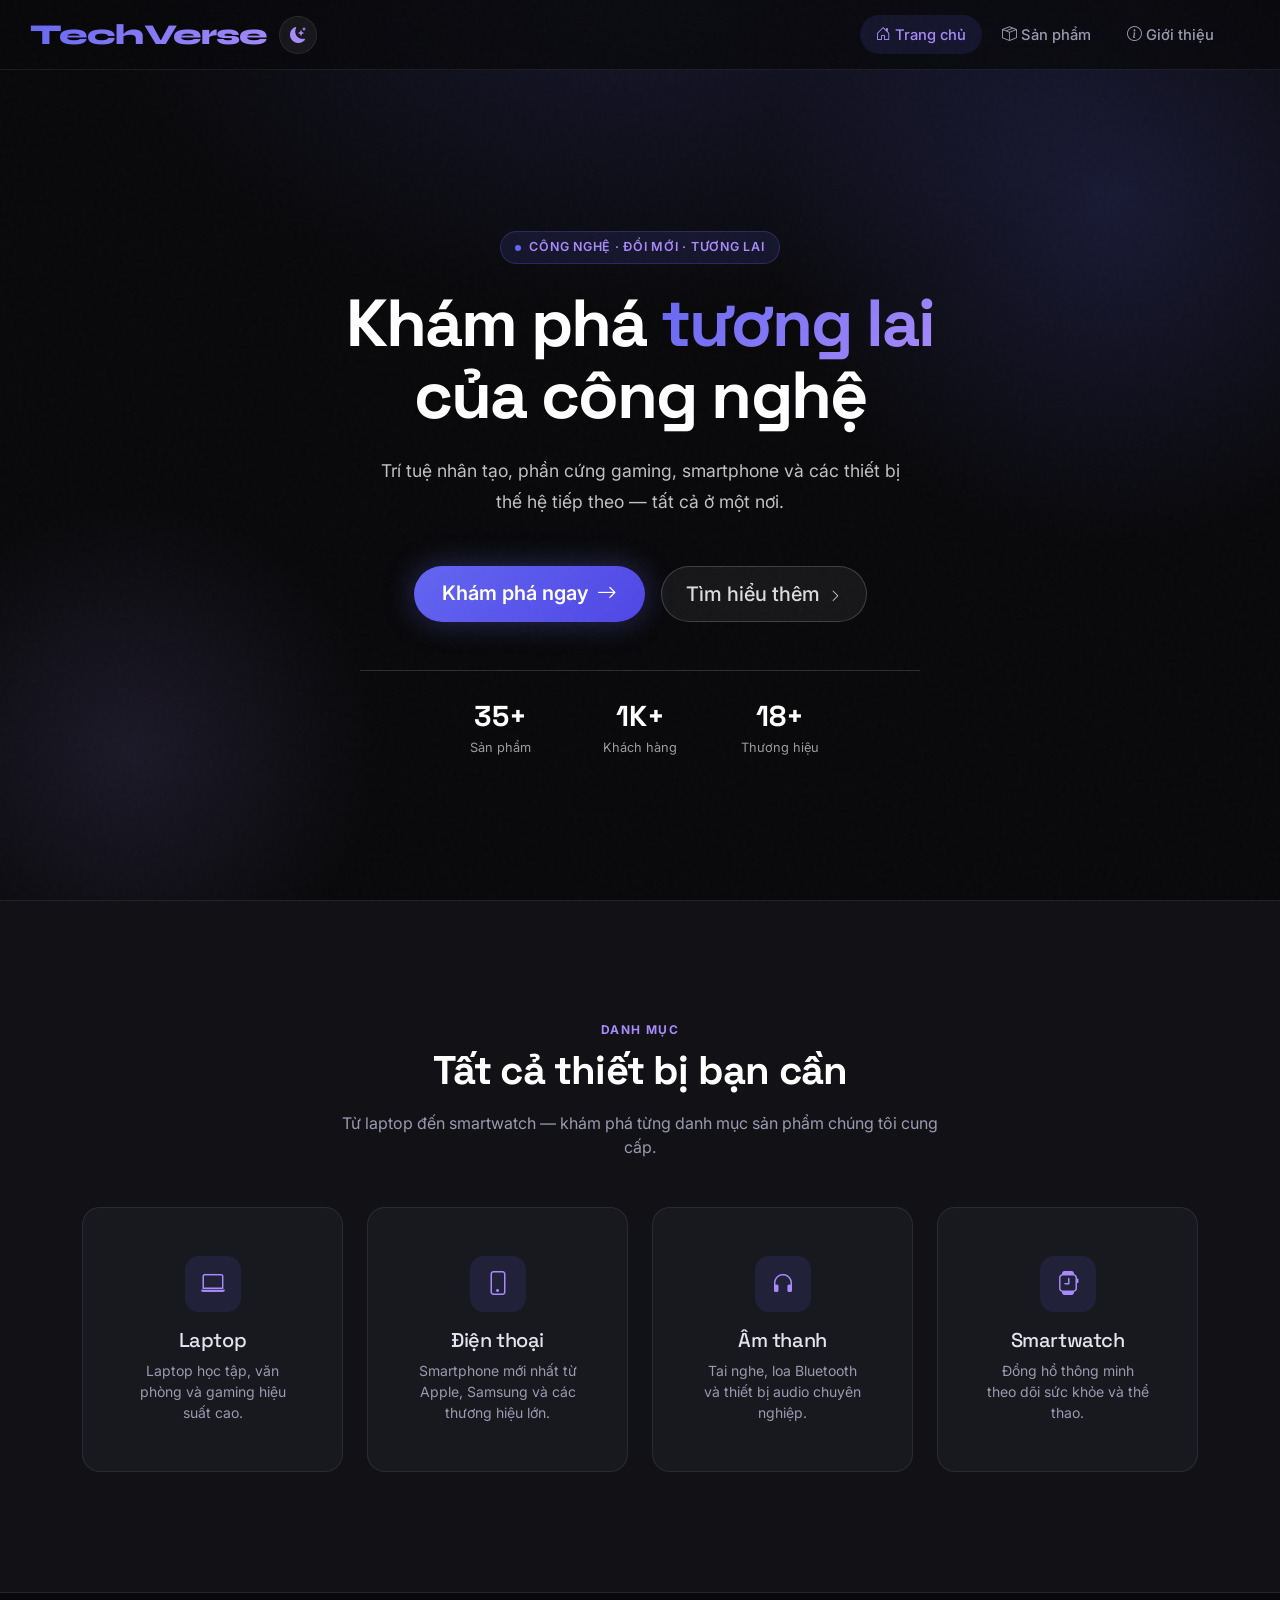
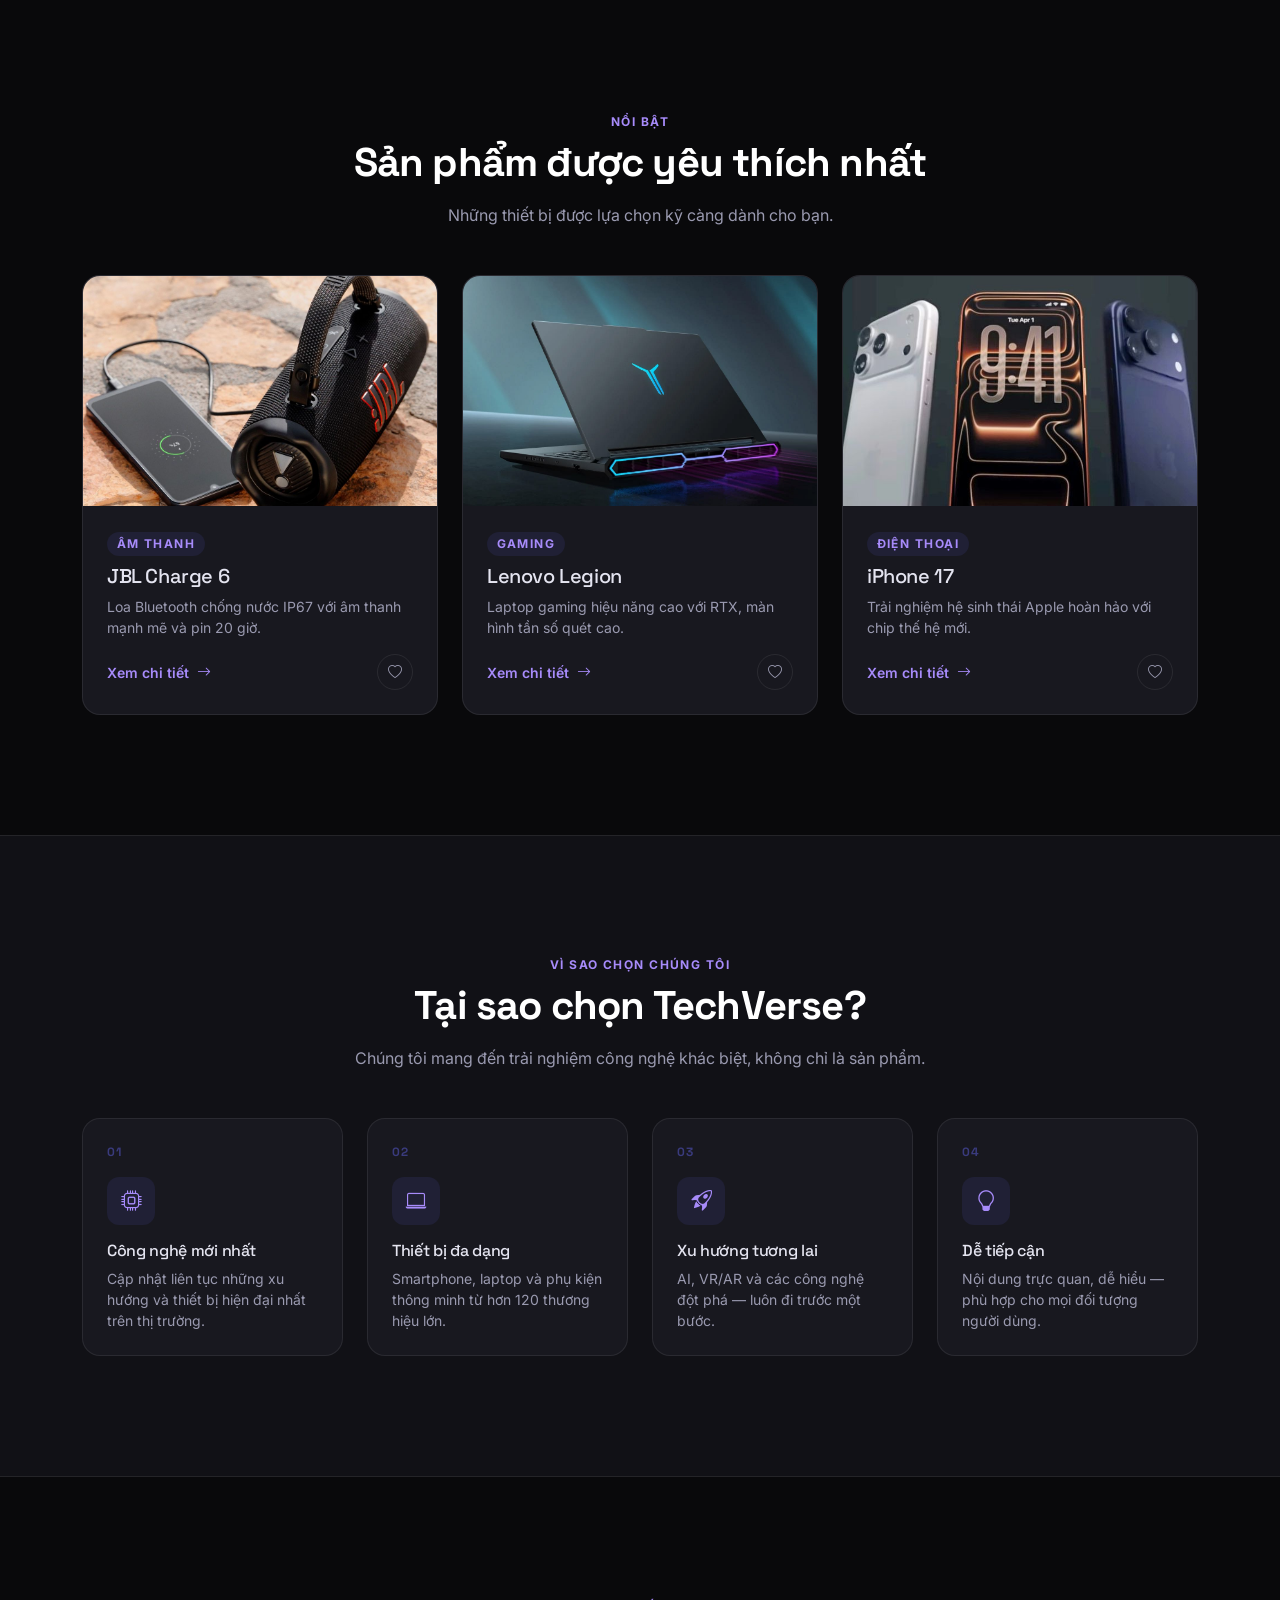
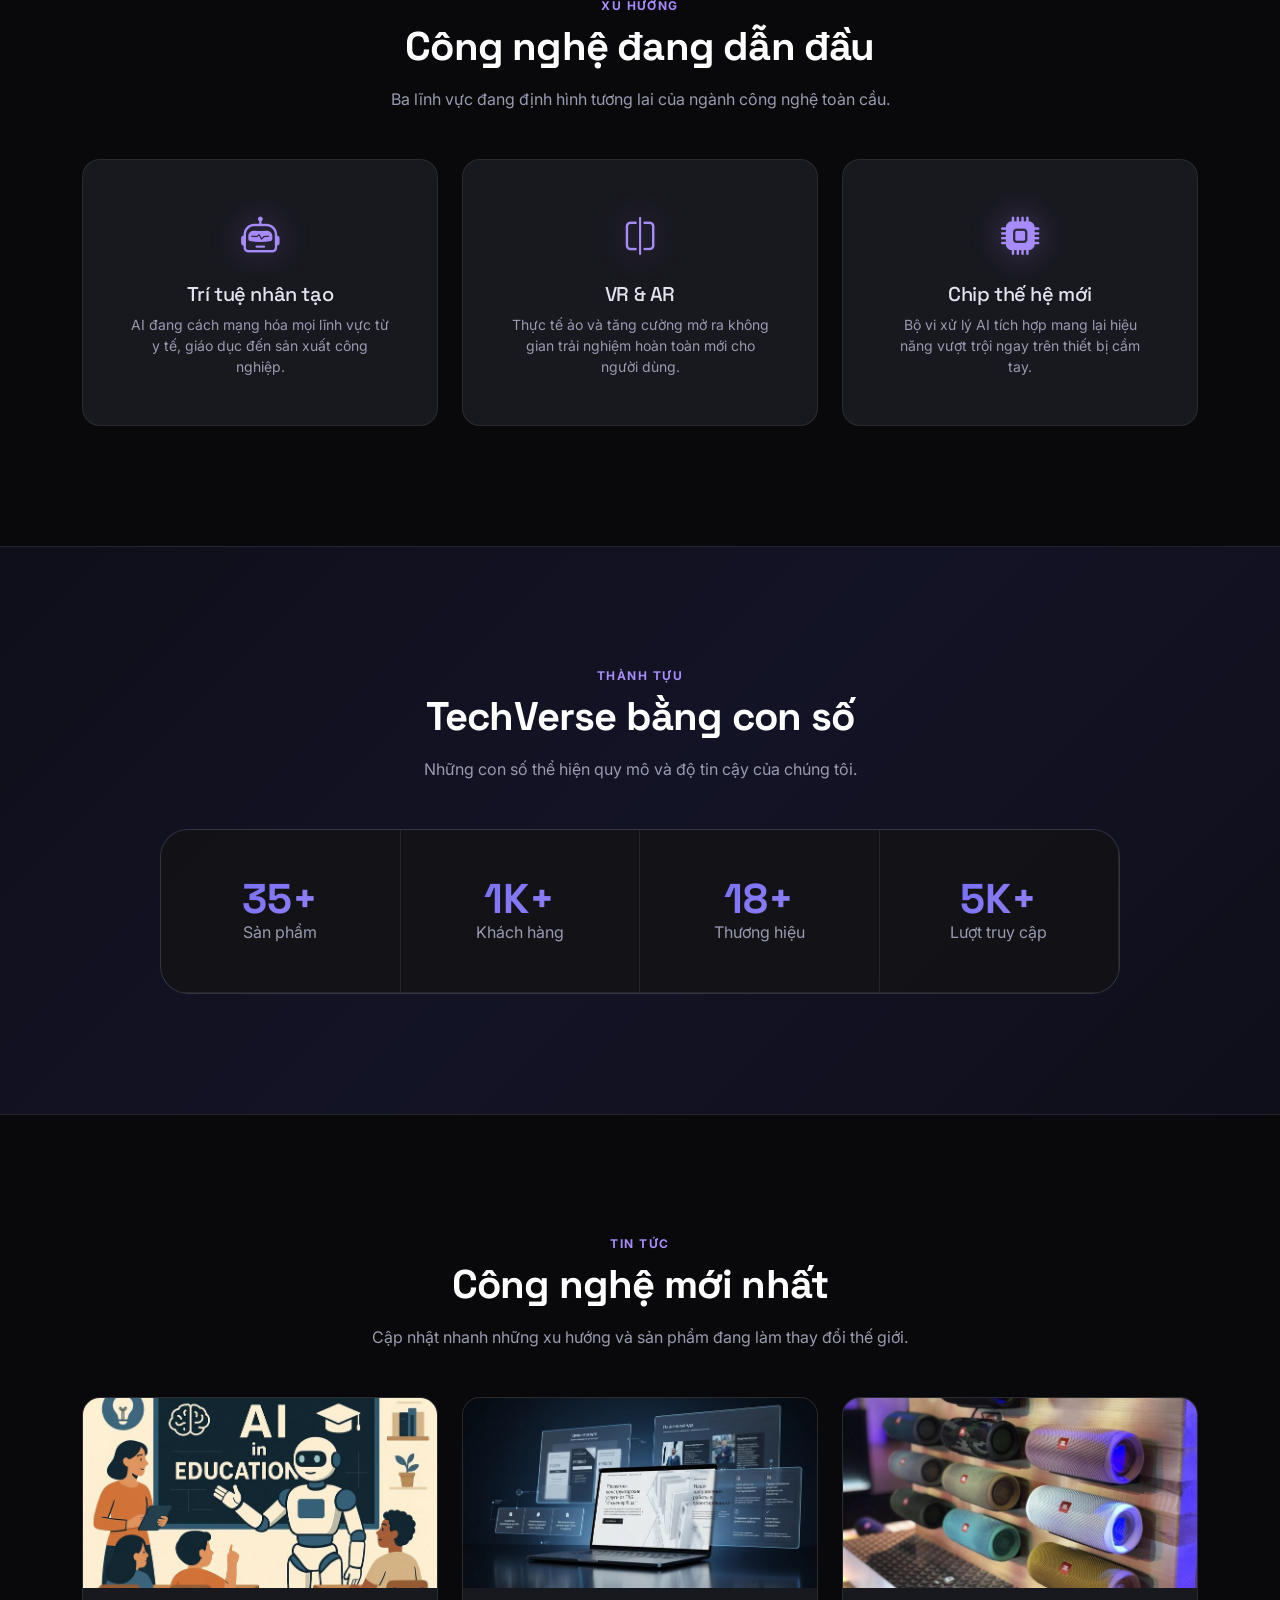
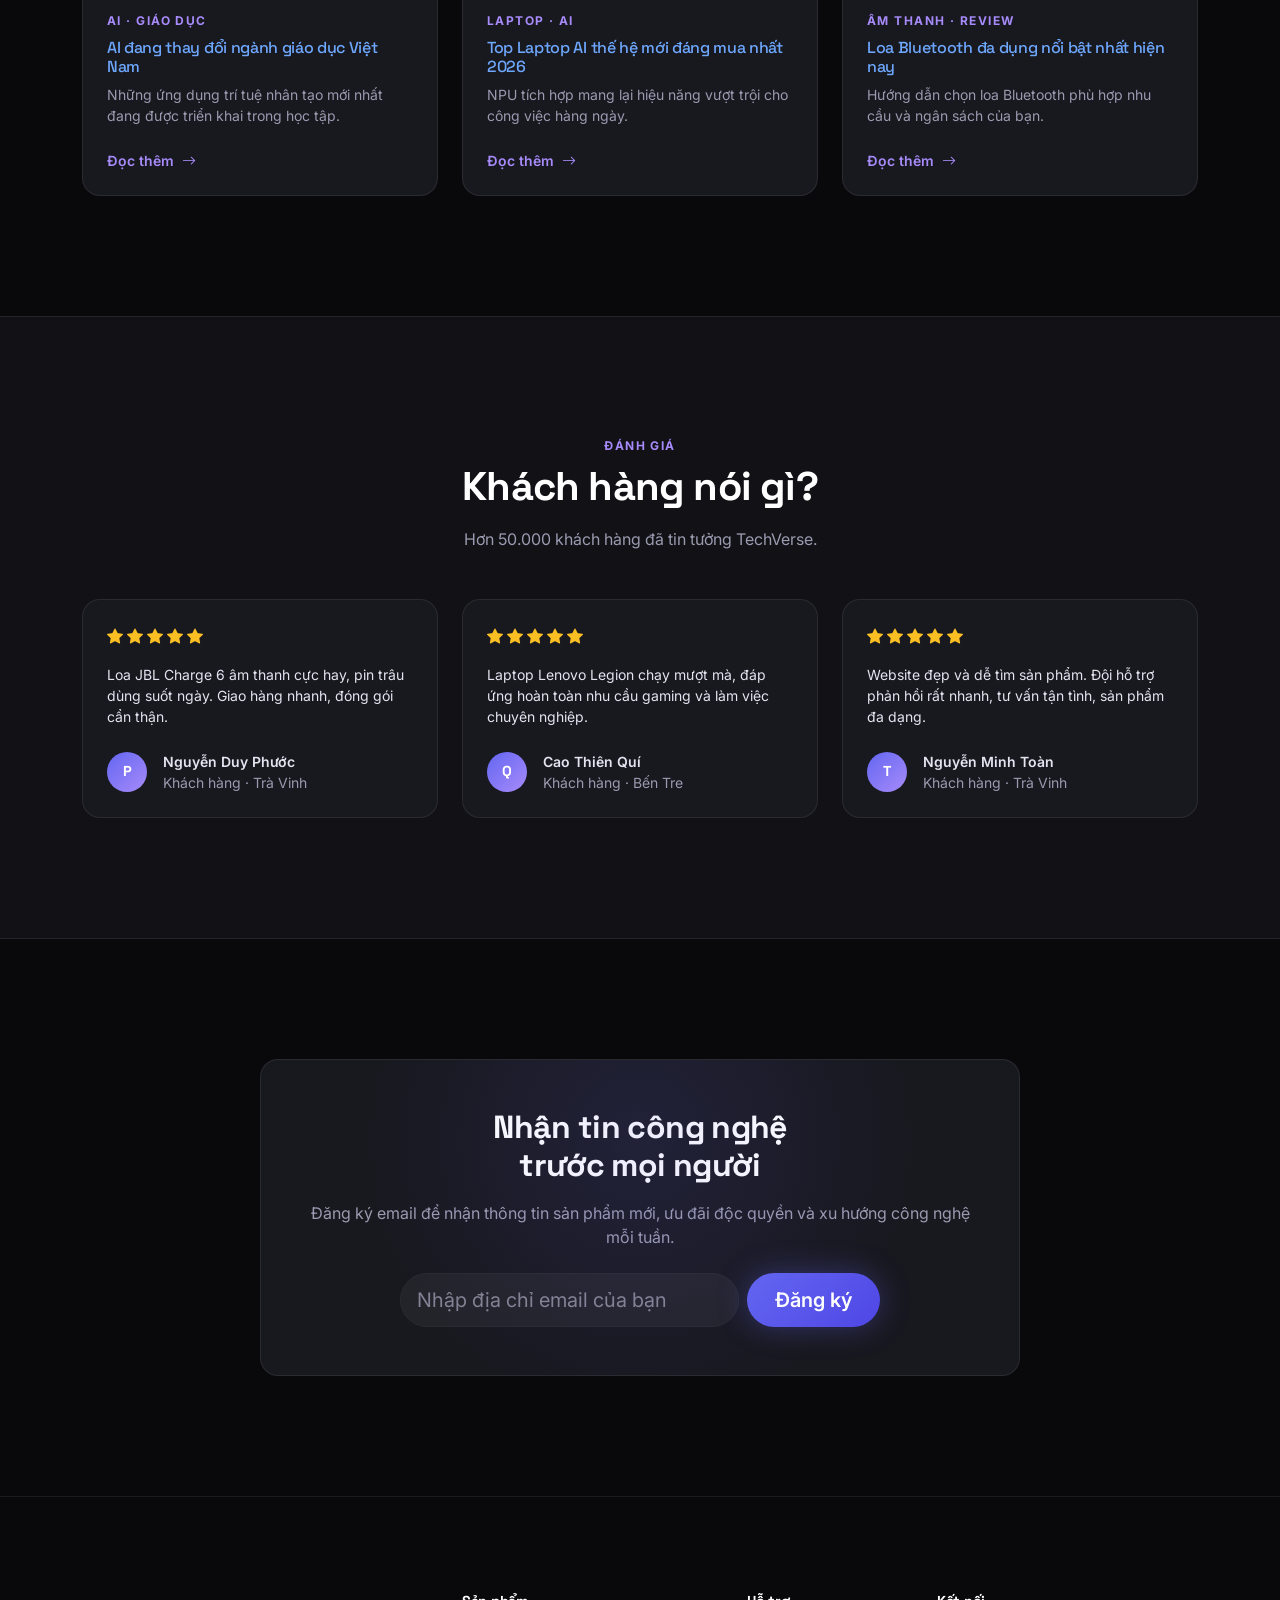
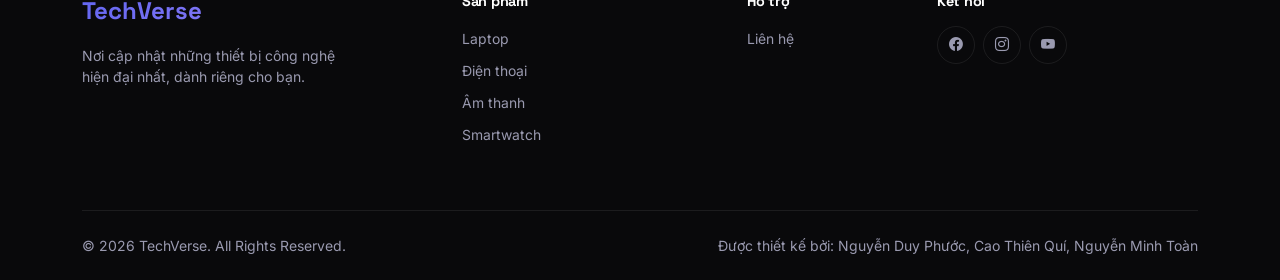
<file: index.html>
<!DOCTYPE html>
<html lang="vi">

<head>
  <meta charset="UTF-8" />
  <meta name="viewport" content="width=device-width, initial-scale=1.0" />
  <title>TechVerse — Công nghệ Tương lai</title>

  <!-- Fonts -->
  <link rel="preconnect" href="https://fonts.googleapis.com" />
  <link rel="preconnect" href="https://fonts.gstatic.com" crossorigin />
  <link
    href="https://fonts.googleapis.com/css2?family=Syne:wght@400;600;700;800&amp;family=Inter:wght@300;400;500;600&amp;display=swap"
    rel="stylesheet">
  <link
    href="https://fonts.googleapis.com/css2?family=Space+Grotesk:wght@400;500;600;700;800&family=Inter:wght@300;400;500;600;700&display=swap"
    rel="stylesheet" />

  <!-- Bootstrap Icons -->
  <link rel="stylesheet" href="https://cdn.jsdelivr.net/npm/bootstrap-icons@1.11.3/font/bootstrap-icons.min.css">

  <!-- Bootstrap 5.3 CSS -->
  <link rel="stylesheet" href="https://cdn.jsdelivr.net/npm/bootstrap@5.3.3/dist/css/bootstrap.min.css">

  <!-- Theme tùy biến TechVerse (dark + indigo/violet) -->
  <link rel="stylesheet" href="css/theme.css">
  <link rel="stylesheet" href="css/theme-light.css">
  <link rel="stylesheet" href="css/index.css">

  <!-- Dark/Light mode: áp dụng theme đã lưu TRƯỚC khi render để tránh nhấp nháy -->
  <script src="js/theme-toggle.js"></script>
</head>

<body data-bs-theme="dark">

  <!-- ════════ NAVBAR DÙNG CHUNG ════════ -->
  <nav class="navbar navbar-expand-lg fixed-top tv-navbar" data-bs-theme="dark">
    <div class="container">
      <a class="navbar-brand tv-gradient-text" href="index.html" style="font-family: Syne;">TechVerse</a>

      <div class="navbar-theme-slot">
        <button type="button" class="theme-toggle-btn" role="switch" aria-checked="false"
          aria-label="Chuyển sang chế độ sáng">
          <span class="ttb-icon-wrap">
            <i class="bi bi-moon-stars-fill"></i>
            <i class="bi bi-sun-fill"></i>
          </span>
        </button>
      </div>

      <button class="navbar-toggler" type="button" data-bs-toggle="collapse" data-bs-target="#tvNavCollapse"
        aria-controls="tvNavCollapse" aria-expanded="false" aria-label="Mở menu điều hướng">
        <i class="bi bi-list" style="font-size:1.6rem;color:#fff;"></i>
      </button>

      <div class="collapse navbar-collapse" id="tvNavCollapse">
        <ul class="navbar-nav ms-auto mb-2 mb-lg-0 gap-1">
          <li class="nav-item">
            <a class="nav-link" data-page="index.html" href="index.html">
              <i class="bi bi-house-door me-1"></i>Trang chủ
            </a>
          </li>
          <li class="nav-item">
            <a class="nav-link" data-page="sanpham.html" href="sanpham.html">
              <i class="bi bi-box-seam me-1"></i>Sản phẩm
            </a>
          </li>
          <li class="nav-item">
            <a class="nav-link" data-page="techverse-chitiet.html" href="techverse-chitiet.html">
              <i class="bi bi-info-circle me-1"></i>Giới thiệu
            </a>
          </li>
          <!-- <li class="nav-item">
            <a class="nav-link" href="#lien-he">
              <i class="bi bi-envelope me-1"></i>Liên hệ
            </a>
          </li> -->
        </ul>
      </div>
    </div>
  </nav>

  <!-- ════════ HERO ════════ -->
  <header class="tv-hero d-flex align-items-center">
    <div class="tv-orb tv-orb-1"></div>
    <div class="tv-orb tv-orb-2"></div>

    <div class="container text-center position-relative" style="z-index:2;">
      <div class="d-inline-flex align-items-center gap-2 hero-badge mb-4">
        <span class="pulse-dot"></span>
        Công nghệ · Đổi mới · Tương lai
      </div>

      <h1 class="hero-title mb-4">
        Khám phá <span class="tv-gradient-text">tương lai</span><br>của công nghệ
      </h1>

      <p class="hero-desc mx-auto mb-5">
        Trí tuệ nhân tạo, phần cứng gaming, smartphone và các thiết bị thế hệ tiếp theo —
        tất cả ở một nơi.
      </p>

      <div class="d-flex flex-wrap justify-content-center gap-3 mb-5">
        <a href="sanpham.html" class="btn btn-tv-primary btn-lg">
          Khám phá ngay <i class="bi bi-arrow-right ms-1"></i>
        </a>
        <a href="techverse-chitiet.html" class="btn btn-tv-ghost btn-lg">
          Tìm hiểu thêm <i class="bi bi-chevron-right ms-1" style="font-size:.8rem"></i>
        </a>
      </div>

      <div class="row hero-stats justify-content-center mx-auto pt-4">
        <div class="col-4 col-sm-3">
          <div class="hstat-num">35+</div>
          <div class="hstat-label">Sản phẩm</div>
        </div>
        <div class="col-4 col-sm-3">
          <div class="hstat-num">1K+</div>
          <div class="hstat-label">Khách hàng</div>
        </div>
        <div class="col-4 col-sm-3">
          <div class="hstat-num">18+</div>
          <div class="hstat-label">Thương hiệu</div>
        </div>
      </div>
    </div>
  </header>

  <!-- ════════ CATEGORIES ════════ -->
  <section class="py-5 py-lg-6 bg-tv-surface border-top border-bottom border-tv">
    <div class="container py-4">
      <div class="text-center mx-auto mb-5" style="max-width:600px;" data-reveal>
        <div class="tv-eyebrow mb-2">Danh mục</div>
        <h2 class="tv-section-title display-6 mb-3">Tất cả thiết bị bạn cần</h2>
        <p class="text-muted-tv">Từ laptop đến smartwatch — khám phá từng danh mục sản phẩm chúng tôi cung cấp.</p>
      </div>

      <div class="row g-3 g-lg-4">
        <div class="col-6 col-lg-3" data-reveal data-reveal-delay="1">
          <div class="tv-card tv-card-hover cat-card text-center p-4 p-lg-5 h-100">
            <div class="cat-icon mx-auto mb-3"><i class="bi bi-laptop"></i></div>
            <h5 class="mb-2">Laptop</h5>
            <p class="text-muted-tv small mb-0">Laptop học tập, văn phòng và gaming hiệu suất cao.</p>
          </div>
        </div>
        <div class="col-6 col-lg-3" data-reveal data-reveal-delay="2">
          <div class="tv-card tv-card-hover cat-card text-center p-4 p-lg-5 h-100">
            <div class="cat-icon mx-auto mb-3"><i class="bi bi-phone"></i></div>
            <h5 class="mb-2">Điện thoại</h5>
            <p class="text-muted-tv small mb-0">Smartphone mới nhất từ Apple, Samsung và các thương hiệu lớn.</p>
          </div>
        </div>
        <div class="col-6 col-lg-3" data-reveal data-reveal-delay="3">
          <div class="tv-card tv-card-hover cat-card text-center p-4 p-lg-5 h-100">
            <div class="cat-icon mx-auto mb-3"><i class="bi bi-headphones"></i></div>
            <h5 class="mb-2">Âm thanh</h5>
            <p class="text-muted-tv small mb-0">Tai nghe, loa Bluetooth và thiết bị audio chuyên nghiệp.</p>
          </div>
        </div>
        <div class="col-6 col-lg-3" data-reveal data-reveal-delay="4">
          <div class="tv-card tv-card-hover cat-card text-center p-4 p-lg-5 h-100">
            <div class="cat-icon mx-auto mb-3"><i class="bi bi-smartwatch"></i></div>
            <h5 class="mb-2">Smartwatch</h5>
            <p class="text-muted-tv small mb-0">Đồng hồ thông minh theo dõi sức khỏe và thể thao.</p>
          </div>
        </div>
      </div>
    </div>
  </section>

  <!-- ════════ FEATURED PRODUCTS ════════ -->
  <section class="py-5 py-lg-6">
    <div class="container py-4">
      <div class="text-center mx-auto mb-5" style="max-width:600px;" data-reveal>
        <div class="tv-eyebrow mb-2">Nổi bật</div>
        <h2 class="tv-section-title display-6 mb-3">Sản phẩm được yêu thích nhất</h2>
        <p class="text-muted-tv">Những thiết bị được lựa chọn kỹ càng dành cho bạn.</p>
      </div>

      <div class="row g-4">
        <div class="col-md-6 col-lg-4" data-reveal data-reveal-delay="1">
          <div class="tv-card tv-card-hover h-100 overflow-hidden">
            <div class="tv-hover-img-zoom" style="height:230px;background:#1A1A22;">
              <img src="/images/charge6.jpg" alt="JBL Charge 6" class="tv-img-cover" loading="lazy">
            </div>
            <div class="p-4">
              <span class="tv-eyebrow d-inline-block mb-2"
                style="background:rgba(99,102,241,.1);padding:.2rem .6rem;border-radius:99px;">Âm thanh</span>
              <h5 class="mb-2">JBL Charge 6</h5>
              <p class="text-muted-tv small mb-3">Loa Bluetooth chống nước IP67 với âm thanh mạnh mẽ và pin 20 giờ.</p>
              <div class="d-flex align-items-center justify-content-between">
                <a href="sanpham.html" class="link-tv fw-semibold small text-decoration-none">
                  Xem chi tiết <i class="bi bi-arrow-right ms-1"></i>
                </a>
                <button class="btn btn-sm btn-tv-outline rounded-circle prod-heart" style="width:36px;height:36px;"
                  aria-label="Yêu thích">
                  <i class="bi bi-heart"></i>
                </button>
              </div>
            </div>
          </div>
        </div>

        <div class="col-md-6 col-lg-4" data-reveal data-reveal-delay="2">
          <div class="tv-card tv-card-hover h-100 overflow-hidden">
            <div class="tv-hover-img-zoom" style="height:230px;background:#1A1A22;">
              <img src="/images/legion.jpg" alt="Lenovo Legion" class="tv-img-cover" loading="lazy">
            </div>
            <div class="p-4">
              <span class="tv-eyebrow d-inline-block mb-2"
                style="background:rgba(99,102,241,.1);padding:.2rem .6rem;border-radius:99px;">Gaming</span>
              <h5 class="mb-2">Lenovo Legion</h5>
              <p class="text-muted-tv small mb-3">Laptop gaming hiệu năng cao với RTX, màn hình tần số quét cao.</p>
              <div class="d-flex align-items-center justify-content-between">
                <a href="sanpham.html" class="link-tv fw-semibold small text-decoration-none">
                  Xem chi tiết <i class="bi bi-arrow-right ms-1"></i>
                </a>
                <button class="btn btn-sm btn-tv-outline rounded-circle prod-heart" style="width:36px;height:36px;"
                  aria-label="Yêu thích">
                  <i class="bi bi-heart"></i>
                </button>
              </div>
            </div>
          </div>
        </div>

        <div class="col-md-6 col-lg-4" data-reveal data-reveal-delay="3">
          <div class="tv-card tv-card-hover h-100 overflow-hidden">
            <div class="tv-hover-img-zoom" style="height:230px;background:#1A1A22;">
              <img src="/images/iphone17.jpg" alt="iPhone 17" class="tv-img-cover" loading="lazy">
            </div>
            <div class="p-4">
              <span class="tv-eyebrow d-inline-block mb-2"
                style="background:rgba(99,102,241,.1);padding:.2rem .6rem;border-radius:99px;">Điện thoại</span>
              <h5 class="mb-2">iPhone 17</h5>
              <p class="text-muted-tv small mb-3">Trải nghiệm hệ sinh thái Apple hoàn hảo với chip thế hệ mới.</p>
              <div class="d-flex align-items-center justify-content-between">
                <a href="sanpham.html" class="link-tv fw-semibold small text-decoration-none">
                  Xem chi tiết <i class="bi bi-arrow-right ms-1"></i>
                </a>
                <button class="btn btn-sm btn-tv-outline rounded-circle prod-heart" style="width:36px;height:36px;"
                  aria-label="Yêu thích">
                  <i class="bi bi-heart"></i>
                </button>
              </div>
            </div>
          </div>
        </div>
      </div>
    </div>
  </section>

  <!-- ════════ WHY US ════════ -->
  <section class="py-5 py-lg-6 bg-tv-surface border-top border-bottom border-tv">
    <div class="container py-4">
      <div class="text-center mx-auto mb-5" style="max-width:600px;" data-reveal>
        <div class="tv-eyebrow mb-2">Vì sao chọn chúng tôi</div>
        <h2 class="tv-section-title display-6 mb-3">Tại sao chọn TechVerse?</h2>
        <p class="text-muted-tv">Chúng tôi mang đến trải nghiệm công nghệ khác biệt, không chỉ là sản phẩm.</p>
      </div>

      <div class="row g-3 g-lg-4">
        <div class="col-6 col-lg-3" data-reveal data-reveal-delay="1">
          <div class="tv-card tv-card-hover p-4 h-100">
            <div class="feat-num mb-3">01</div>
            <div class="feat-icon mb-3"><i class="bi bi-cpu"></i></div>
            <h6 class="mb-2">Công nghệ mới nhất</h6>
            <p class="text-muted-tv small mb-0">Cập nhật liên tục những xu hướng và thiết bị hiện đại nhất trên thị
              trường.</p>
          </div>
        </div>
        <div class="col-6 col-lg-3" data-reveal data-reveal-delay="2">
          <div class="tv-card tv-card-hover p-4 h-100">
            <div class="feat-num mb-3">02</div>
            <div class="feat-icon mb-3"><i class="bi bi-laptop"></i></div>
            <h6 class="mb-2">Thiết bị đa dạng</h6>
            <p class="text-muted-tv small mb-0">Smartphone, laptop và phụ kiện thông minh từ hơn 120 thương hiệu lớn.
            </p>
          </div>
        </div>
        <div class="col-6 col-lg-3" data-reveal data-reveal-delay="3">
          <div class="tv-card tv-card-hover p-4 h-100">
            <div class="feat-num mb-3">03</div>
            <div class="feat-icon mb-3"><i class="bi bi-rocket-takeoff"></i></div>
            <h6 class="mb-2">Xu hướng tương lai</h6>
            <p class="text-muted-tv small mb-0">AI, VR/AR và các công nghệ đột phá — luôn đi trước một bước.</p>
          </div>
        </div>
        <div class="col-6 col-lg-3" data-reveal data-reveal-delay="4">
          <div class="tv-card tv-card-hover p-4 h-100">
            <div class="feat-num mb-3">04</div>
            <div class="feat-icon mb-3"><i class="bi bi-lightbulb"></i></div>
            <h6 class="mb-2">Dễ tiếp cận</h6>
            <p class="text-muted-tv small mb-0">Nội dung trực quan, dễ hiểu — phù hợp cho mọi đối tượng người dùng.</p>
          </div>
        </div>
      </div>
    </div>
  </section>

  <!-- ════════ TRENDING ════════ -->
  <section class="py-5 py-lg-6">
    <div class="container py-4">
      <div class="text-center mx-auto mb-5" style="max-width:600px;" data-reveal>
        <div class="tv-eyebrow mb-2">Xu hướng</div>
        <h2 class="tv-section-title display-6 mb-3">Công nghệ đang dẫn đầu</h2>
        <p class="text-muted-tv">Ba lĩnh vực đang định hình tương lai của ngành công nghệ toàn cầu.</p>
      </div>

      <div class="row g-4">
        <div class="col-md-4" data-reveal data-reveal-delay="1">
          <div class="tv-card tv-card-hover trend-card text-center p-5 h-100">
            <i class="bi bi-robot trend-icon mb-3"></i>
            <h5 class="mb-2">Trí tuệ nhân tạo</h5>
            <p class="text-muted-tv small mb-0">AI đang cách mạng hóa mọi lĩnh vực từ y tế, giáo dục đến sản xuất công
              nghiệp.</p>
          </div>
        </div>
        <div class="col-md-4" data-reveal data-reveal-delay="2">
          <div class="tv-card tv-card-hover trend-card text-center p-5 h-100">
            <i class="bi bi-vr trend-icon mb-3"></i>
            <h5 class="mb-2">VR & AR</h5>
            <p class="text-muted-tv small mb-0">Thực tế ảo và tăng cường mở ra không gian trải nghiệm hoàn toàn mới cho
              người dùng.</p>
          </div>
        </div>
        <div class="col-md-4" data-reveal data-reveal-delay="3">
          <div class="tv-card tv-card-hover trend-card text-center p-5 h-100">
            <i class="bi bi-cpu-fill trend-icon mb-3"></i>
            <h5 class="mb-2">Chip thế hệ mới</h5>
            <p class="text-muted-tv small mb-0">Bộ vi xử lý AI tích hợp mang lại hiệu năng vượt trội ngay trên thiết bị
              cầm tay.</p>
          </div>
        </div>
      </div>
    </div>
  </section>

  <!-- ════════ STATS ════════ -->
  <section class="py-5 py-lg-6 stats-section border-top border-bottom border-tv">
    <div class="container py-4">
      <div class="text-center mx-auto mb-5" style="max-width:600px;" data-reveal>
        <div class="tv-eyebrow mb-2">Thành tựu</div>
        <h2 class="tv-section-title display-6 mb-3">TechVerse bằng con số</h2>
        <p class="text-muted-tv">Những con số thể hiện quy mô và độ tin cậy của chúng tôi.</p>
      </div>

      <div class="row g-0 stats-grid mx-auto" data-reveal>
        <div class="col-6 col-lg-3 stat-item text-center py-5">
          <div class="stat-num tv-gradient-text">35+</div>
          <div class="text-muted-tv">Sản phẩm</div>
        </div>

        <div class="col-6 col-lg-3 stat-item text-center py-5">
          <div class="stat-num tv-gradient-text">1K+</div>
          <div class="text-muted-tv">Khách hàng</div>
        </div>

        <div class="col-6 col-lg-3 stat-item text-center py-5">
          <div class="stat-num tv-gradient-text">18+</div>
          <div class="text-muted-tv">Thương hiệu</div>
        </div>

        <div class="col-6 col-lg-3 stat-item text-center py-5">
          <div class="stat-num tv-gradient-text">5K+</div>
          <div class="text-muted-tv">Lượt truy cập</div>
        </div>
      </div>
    </div>
  </section>

  <!-- ════════ NEWS ════════ -->
  <section class="py-5 py-lg-6">
    <div class="container py-4">
      <div class="text-center mx-auto mb-5" style="max-width:600px;" data-reveal>
        <div class="tv-eyebrow mb-2">Tin tức</div>
        <h2 class="tv-section-title display-6 mb-3">Công nghệ mới nhất</h2>
        <p class="text-muted-tv">Cập nhật nhanh những xu hướng và sản phẩm đang làm thay đổi thế giới.</p>
      </div>

      <div class="row g-4">
        <div class="col-md-6 col-lg-4" data-reveal data-reveal-delay="1">
          <a href="https://daidoanket.vn/ung-dung-tri-tue-nhan-tao-xu-huong-tat-yeu-trong-giao-duc-viet-nam-10315078.html"
            class="tv-card tv-card-hover h-100 d-flex flex-column overflow-hidden text-decoration-none" target="_blank"
            rel="noopener">
            <div class="tv-hover-img-zoom" style="height:190px;background:#1A1A22;">
              <img src="/images/news1.jpg" alt="AI giáo dục" class="tv-img-cover" loading="lazy">
            </div>
            <div class="p-4 d-flex flex-column flex-grow-1">
              <div class="tv-eyebrow small mb-2">AI · Giáo dục</div>
              <h6 class="mb-2">AI đang thay đổi ngành giáo dục Việt Nam</h6>
              <p class="text-muted-tv small flex-grow-1">Những ứng dụng trí tuệ nhân tạo mới nhất đang được triển khai
                trong học tập.</p>
              <span class="link-tv fw-semibold small mt-2">Đọc thêm <i class="bi bi-arrow-right ms-1"></i></span>
            </div>
          </a>
        </div>

        <div class="col-md-6 col-lg-4" data-reveal data-reveal-delay="2">
          <a href="https://tinhte.vn/thread/top-3-laptop-ai-co-npu-len-den-50-tops-dang-mua-nhat-2026.4094497/"
            class="tv-card tv-card-hover h-100 d-flex flex-column overflow-hidden text-decoration-none" target="_blank"
            rel="noopener">
            <div class="tv-hover-img-zoom" style="height:190px;background:#1A1A22;">
              <img src="/images/news2.jpg" alt="Laptop AI" class="tv-img-cover" loading="lazy">
            </div>
            <div class="p-4 d-flex flex-column flex-grow-1">
              <div class="tv-eyebrow small mb-2">Laptop · AI</div>
              <h6 class="mb-2">Top Laptop AI thế hệ mới đáng mua nhất 2026</h6>
              <p class="text-muted-tv small flex-grow-1">NPU tích hợp mang lại hiệu năng vượt trội cho công việc hàng
                ngày.</p>
              <span class="link-tv fw-semibold small mt-2">Đọc thêm <i class="bi bi-arrow-right ms-1"></i></span>
            </div>
          </a>
        </div>

        <div class="col-md-6 col-lg-4" data-reveal data-reveal-delay="3">
          <a href="https://www.dienmayxanh.com/kinh-nghiem-hay/tu-van-mua-loa-bluetooth-xx-hang-loa-bluetooth-u-1413005"
            class="tv-card tv-card-hover h-100 d-flex flex-column overflow-hidden text-decoration-none" target="_blank"
            rel="noopener">
            <div class="tv-hover-img-zoom" style="height:190px;background:#1A1A22;">
              <img src="/images/news3.jpg" alt="Loa Bluetooth" class="tv-img-cover" loading="lazy">
            </div>
            <div class="p-4 d-flex flex-column flex-grow-1">
              <div class="tv-eyebrow small mb-2">Âm thanh · Review</div>
              <h6 class="mb-2">Loa Bluetooth đa dụng nổi bật nhất hiện nay</h6>
              <p class="text-muted-tv small flex-grow-1">Hướng dẫn chọn loa Bluetooth phù hợp nhu cầu và ngân sách của
                bạn.</p>
              <span class="link-tv fw-semibold small mt-2">Đọc thêm <i class="bi bi-arrow-right ms-1"></i></span>
            </div>
          </a>
        </div>
      </div>
    </div>
  </section>

  <!-- ════════ TESTIMONIALS ════════ -->
  <section class="py-5 py-lg-6 bg-tv-surface border-top border-bottom border-tv">
    <div class="container py-4">
      <div class="text-center mx-auto mb-5" style="max-width:600px;" data-reveal>
        <div class="tv-eyebrow mb-2">Đánh giá</div>
        <h2 class="tv-section-title display-6 mb-3">Khách hàng nói gì?</h2>
        <p class="text-muted-tv">Hơn 50.000 khách hàng đã tin tưởng TechVerse.</p>
      </div>

      <div class="row g-4">
        <div class="col-md-4" data-reveal data-reveal-delay="1">
          <div class="tv-card tv-card-hover p-4 h-100">
            <div class="text-warning mb-3"><i class="bi bi-star-fill"></i> <i class="bi bi-star-fill"></i> <i
                class="bi bi-star-fill"></i> <i class="bi bi-star-fill"></i> <i class="bi bi-star-fill"></i></div>
            <p class="small mb-4">Loa JBL Charge 6 âm thanh cực hay, pin trâu dùng suốt ngày. Giao hàng nhanh, đóng gói
              cẩn thận.</p>
            <div class="d-flex align-items-center gap-3">
              <div class="rev-avatar">P</div>
              <div>
                <div class="fw-semibold small">Nguyễn Duy Phước</div>
                <div class="text-muted-tv small">Khách hàng · Trà Vinh</div>
              </div>
            </div>
          </div>
        </div>
        <div class="col-md-4" data-reveal data-reveal-delay="2">
          <div class="tv-card tv-card-hover p-4 h-100">
            <div class="text-warning mb-3"><i class="bi bi-star-fill"></i> <i class="bi bi-star-fill"></i> <i
                class="bi bi-star-fill"></i> <i class="bi bi-star-fill"></i> <i class="bi bi-star-fill"></i></div>
            <p class="small mb-4">Laptop Lenovo Legion chạy mượt mà, đáp ứng hoàn toàn nhu cầu gaming và làm việc chuyên
              nghiệp.</p>
            <div class="d-flex align-items-center gap-3">
              <div class="rev-avatar">Q</div>
              <div>
                <div class="fw-semibold small">Cao Thiên Quí</div>
                <div class="text-muted-tv small">Khách hàng · Bến Tre</div>
              </div>
            </div>
          </div>
        </div>
        <div class="col-md-4" data-reveal data-reveal-delay="3">
          <div class="tv-card tv-card-hover p-4 h-100">
            <div class="text-warning mb-3"><i class="bi bi-star-fill"></i> <i class="bi bi-star-fill"></i> <i
                class="bi bi-star-fill"></i> <i class="bi bi-star-fill"></i> <i class="bi bi-star-fill"></i></div>
            <p class="small mb-4">Website đẹp và dễ tìm sản phẩm. Đội hỗ trợ phản hồi rất nhanh, tư vấn tận tình, sản
              phẩm đa dạng.</p>
            <div class="d-flex align-items-center gap-3">
              <div class="rev-avatar">T</div>
              <div>
                <div class="fw-semibold small">Nguyễn Minh Toàn</div>
                <div class="text-muted-tv small">Khách hàng · Trà Vinh</div>
              </div>
            </div>
          </div>
        </div>
      </div>
    </div>
  </section>

  <!-- ════════ NEWSLETTER ════════ -->
  <section class="py-5 py-lg-6" id="lien-he">
    <div class="container py-4">
      <div class="tv-card newsletter-card text-center mx-auto p-4 p-lg-5" data-reveal>
        <h2 class="tv-section-title mb-3">Nhận tin công nghệ<br>trước mọi người</h2>
        <p class="text-muted-tv mb-4">Đăng ký email để nhận thông tin sản phẩm mới, ưu đãi độc quyền và xu hướng công
          nghệ mỗi tuần.</p>

        <form id="newsletterForm" class="d-flex flex-column flex-sm-row gap-2 mx-auto" style="max-width:480px;"
          novalidate>
          <input type="email" id="newsletterEmail" class="form-control form-control-lg rounded-pill"
            placeholder="Nhập địa chỉ email của bạn" required>
          <button type="submit" class="btn btn-tv-primary btn-lg flex-shrink-0">Đăng ký</button>
        </form>
      </div>
    </div>
  </section>

  <!-- ════════ TOAST: đăng ký thành công ════════ -->
  <div class="toast-container position-fixed bottom-0 end-0 p-3" style="z-index:1080">
    <div id="newsletterToast" class="toast" role="alert" aria-live="assertive" aria-atomic="true" data-bs-delay="5000">
      <div class="toast-header">
        <i class="bi bi-rocket-takeoff-fill text-primary me-2"></i>
        <strong class="me-auto">TechVerse</strong>
        <button type="button" class="btn-close" data-bs-dismiss="toast" aria-label="Đóng"></button>
      </div>
      <div class="toast-body">
        🎉 <strong>Đăng ký thành công!</strong><br>
        TechVerse đã ghi nhận email của bạn. Chúng tôi sẽ gửi đến bạn những tin tức công nghệ mới nhất,
        xu hướng AI, sản phẩm nổi bật và các cập nhật hấp dẫn sớm nhất.<br>
        Cảm ơn bạn đã đồng hành cùng TechVerse!
      </div>
    </div>
  </div>

  <!-- ════════ FOOTER ════════ -->
  <footer class="tv-footer pt-5 pt-lg-6 pb-4">
    <div class="container">
      <div class="row g-4 mb-5">
        <div class="col-lg-4 col-sm-6">
          <div class="footer-brand tv-gradient-text mb-3">TechVerse</div>
          <p class="text-muted-tv small" style="max-width:280px;">Nơi cập nhật những thiết bị công nghệ hiện đại nhất,
            dành riêng cho bạn.</p>
        </div>
        <div class="col-lg-3 col-sm-6 col-6">
          <h6 class="mb-3">Sản phẩm</h6>
          <ul class="list-unstyled d-flex flex-column gap-2">
            <li><a href="sanpham.html">Laptop</a></li>
            <li><a href="sanpham.html">Điện thoại</a></li>
            <li><a href="sanpham.html">Âm thanh</a></li>
            <li><a href="sanpham.html">Smartwatch</a></li>
          </ul>
        </div>
        <div class="col-lg-2 col-sm-6 col-6">
          <h6 class="mb-3">Hỗ trợ</h6>
          <ul class="list-unstyled d-flex flex-column gap-2">
            <li><a href="#lien-he">Liên hệ</a></li>
          </ul>
        </div>
        <div class="col-lg-3 col-sm-6">
          <h6 class="mb-3">Kết nối</h6>
          <div class="d-flex gap-2">
            <a href="https://www.facebook.com/quithien1801z" class="social-btn" aria-label="Facebook"><i
                class="bi bi-facebook"></i></a>
            <a href="#" class="social-btn" aria-label="Instagram"><i class="bi bi-instagram"></i></a>
            <a href="https://www.youtube.com/@biihntv5263" class="social-btn" aria-label="YouTube"><i
                class="bi bi-youtube"></i></a>
          </div>
        </div>
      </div>

      <div
        class="d-flex flex-column flex-sm-row justify-content-between align-items-center gap-2 pt-4 border-top border-tv">
        <p class="text-muted-tv small mb-0">© 2026 TechVerse. All Rights Reserved.</p>
        <p class="text-muted-tv small mb-0">Được thiết kế bởi: Nguyễn Duy Phước, Cao Thiên Quí, Nguyễn Minh Toàn</p>
      </div>
    </div>
  </footer>

  <!-- Bootstrap JS -->
  <script src="https://cdn.jsdelivr.net/npm/bootstrap@5.3.3/dist/js/bootstrap.bundle.min.js"></script>
  <script src="js/common.js"></script>
  <script src="js/index.js"></script>
</body>

</html>
</file>
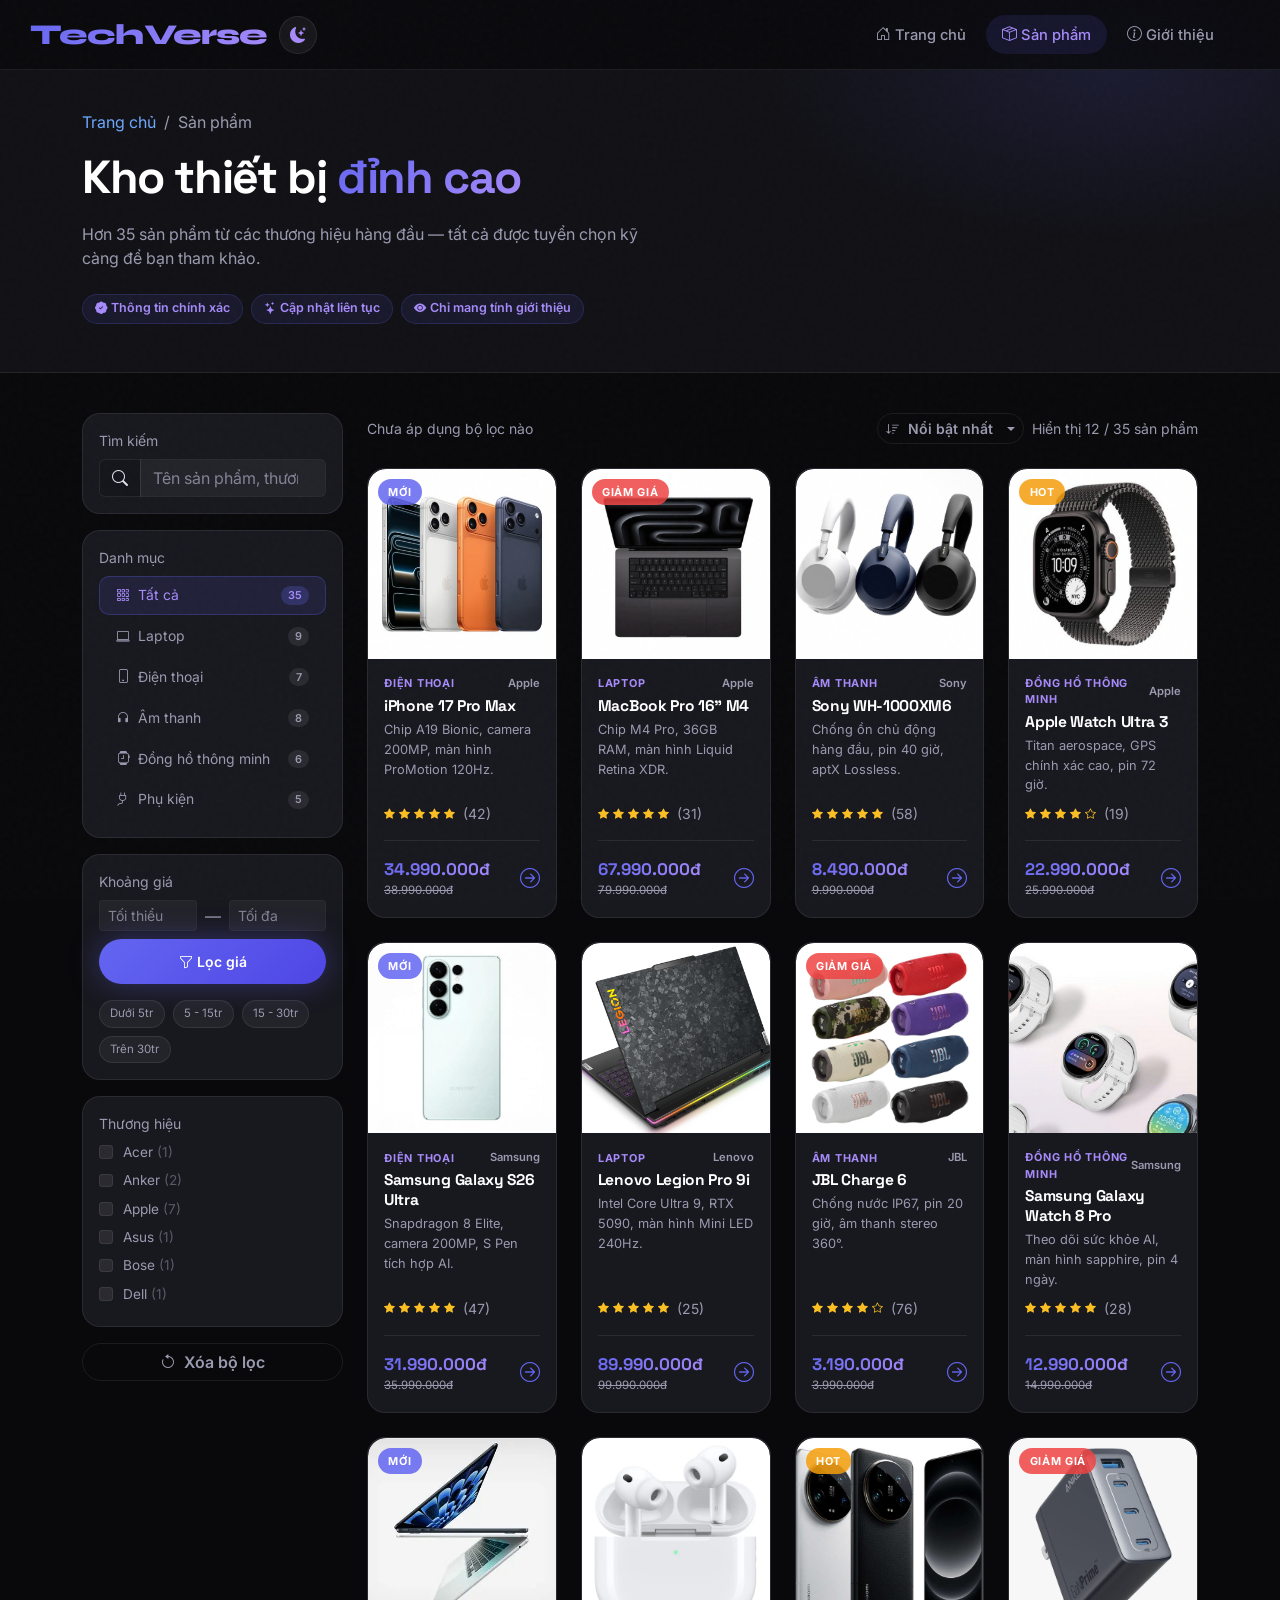
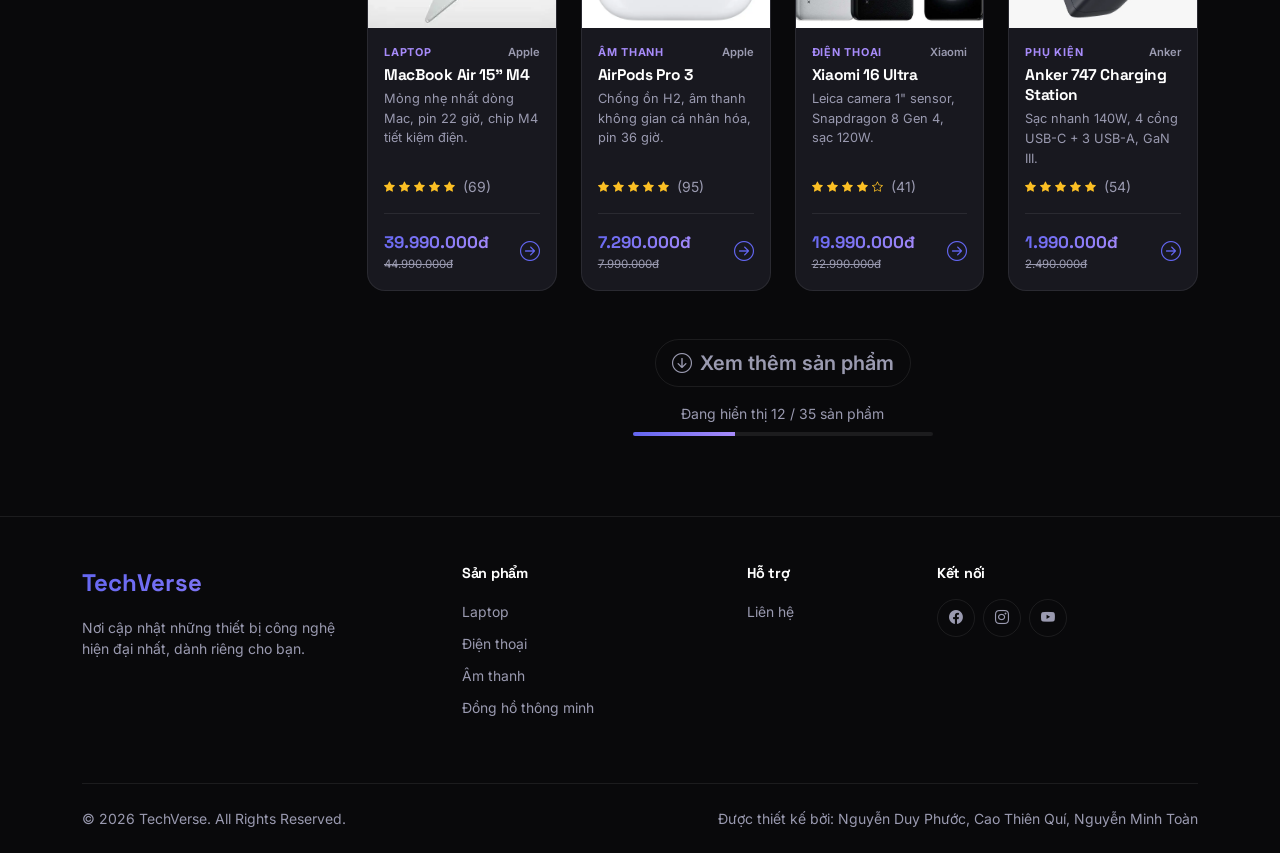
<file: sanpham.html>
<!DOCTYPE html>
<html lang="vi">

<head>
  <meta charset="UTF-8" />
  <meta name="viewport" content="width=device-width, initial-scale=1.0" />
  <title>Sản Phẩm — TechVerse</title>

  <link rel="preconnect" href="https://fonts.googleapis.com" />
  <link rel="preconnect" href="https://fonts.gstatic.com" crossorigin />
  <link
    href="https://fonts.googleapis.com/css2?family=Syne:wght@400;600;700;800&amp;family=Inter:wght@300;400;500;600&amp;display=swap"
    rel="stylesheet">
  <link
    href="https://fonts.googleapis.com/css2?family=Space+Grotesk:wght@400;500;600;700;800&family=Inter:wght@300;400;500;600;700&display=swap"
    rel="stylesheet" />

  <link rel="stylesheet" href="https://cdn.jsdelivr.net/npm/bootstrap-icons@1.11.3/font/bootstrap-icons.min.css">
  <link rel="stylesheet" href="https://cdn.jsdelivr.net/npm/bootstrap@5.3.3/dist/css/bootstrap.min.css">

  <link rel="stylesheet" href="css/theme.css">
  <link rel="stylesheet" href="css/theme-light.css">
  <link rel="stylesheet" href="css/sanpham.css">

  <!-- Dark/Light mode: áp dụng theme đã lưu TRƯỚC khi render để tránh nhấp nháy -->
  <script src="js/theme-toggle.js"></script>
</head>

<body data-bs-theme="dark">

  <!-- ════════ NAVBAR ════════ -->
  <nav class="navbar navbar-expand-lg fixed-top tv-navbar" data-bs-theme="dark">
    <div class="container">
      <a class="navbar-brand tv-gradient-text" href="index.html" style="font-family: Syne;">TechVerse</a>

      <div class="navbar-theme-slot">
        <button type="button" class="theme-toggle-btn" role="switch" aria-checked="false"
          aria-label="Chuyển sang chế độ sáng">
          <span class="ttb-icon-wrap">
            <i class="bi bi-moon-stars-fill"></i>
            <i class="bi bi-sun-fill"></i>
          </span>
        </button>
      </div>

      <button class="navbar-toggler" type="button" data-bs-toggle="collapse" data-bs-target="#tvNavCollapse"
        aria-controls="tvNavCollapse" aria-expanded="false" aria-label="Mở menu điều hướng">
        <i class="bi bi-list" style="font-size:1.6rem;color:#fff;"></i>
      </button>

      <div class="collapse navbar-collapse" id="tvNavCollapse">
        <ul class="navbar-nav ms-auto mb-2 mb-lg-0 gap-1">
          <li class="nav-item">
            <a class="nav-link" data-page="index.html" href="index.html">
              <i class="bi bi-house-door me-1"></i>Trang chủ
            </a>
          </li>
          <li class="nav-item">
            <a class="nav-link" data-page="sanpham.html" href="sanpham.html">
              <i class="bi bi-box-seam me-1"></i>Sản phẩm
            </a>
          </li>
          <li class="nav-item">
            <a class="nav-link" data-page="techverse-chitiet.html" href="techverse-chitiet.html">
              <i class="bi bi-info-circle me-1"></i>Giới thiệu
            </a>
          </li>
          <!-- <li class="nav-item">
            <a class="nav-link" href="#lien-he">
              <i class="bi bi-envelope me-1"></i>Liên hệ
            </a>
          </li> -->
        </ul>
      </div>
    </div>
  </nav>
  <!-- ════════ PAGE HERO ════════ -->
  <header class="sp-hero">
    <div class="tv-orb tv-orb-1"></div>
    <div class="container sp-hero-inner position-relative" style="z-index:2;">
      <nav aria-label="breadcrumb">
        <ol class="breadcrumb small mb-3">
          <li class="breadcrumb-item"><a href="index.html" class="text-decoration-none">Trang chủ</a></li>
          <li class="breadcrumb-item active text-muted-tv" aria-current="page">Sản phẩm</li>
        </ol>
      </nav>
      <h1 class="sp-title mb-3">Kho thiết bị <span class="tv-gradient-text">đỉnh cao</span></h1>
      <p class="text-muted-tv mb-4" style="max-width:560px;">
        Hơn 35 sản phẩm từ các thương hiệu hàng đầu — tất cả được tuyển chọn kỹ càng để bạn tham khảo.
      </p>
      <div class="d-flex flex-wrap gap-2 align-items-center">
        <span class="meta-badge"><i class="bi bi-patch-check-fill me-1"></i>Thông tin chính xác</span>
        <span class="meta-badge"><i class="bi bi-stars me-1"></i>Cập nhật liên tục</span>
        <span class="meta-badge"><i class="bi bi-eye-fill me-1"></i>Chỉ mang tính giới thiệu</span>
      </div>
    </div>
  </header>

  <!-- ════════ SHOP LAYOUT ════════ -->
  <div class="container sp-layout">
    <div class="row g-4">

      <!-- Nút mở bộ lọc trên mobile/tablet -->
      <div class="col-12 d-lg-none">
        <button class="btn btn-tv-outline w-100" type="button" data-bs-toggle="collapse"
          data-bs-target="#sidebarFilters" aria-expanded="false" aria-controls="sidebarFilters">
          <i class="bi bi-funnel me-2"></i>Bộ lọc &amp; Tìm kiếm
        </button>
      </div>

      <!-- SIDEBAR -->
      <aside class="col-lg-3">
        <div class="collapse d-lg-block" id="sidebarFilters">
          <div class="sp-sidebar d-flex flex-column gap-3">

            <!-- Search -->
            <div class="tv-card p-3">
              <label class="small text-muted-tv mb-2 d-block">Tìm kiếm</label>
              <div class="input-group">
                <span class="input-group-text"><i class="bi bi-search"></i></span>
                <input type="search" id="sidebar-search-input" class="form-control"
                  placeholder="Tên sản phẩm, thương hiệu...">
              </div>
            </div>

            <!-- Category -->
            <div class="tv-card p-3">
              <label class="small text-muted-tv mb-2 d-block">Danh mục</label>
              <div class="list-group list-group-flush" id="cat-filter">
                <button type="button" class="list-group-item list-group-item-action filter-item active" data-cat="all">
                  <i class="bi bi-grid-3x3-gap me-2"></i>Tất cả <span
                    class="badge rounded-pill ms-auto filter-count">0</span>
                </button>
                <button type="button" class="list-group-item list-group-item-action filter-item" data-cat="laptop">
                  <i class="bi bi-laptop me-2"></i>Laptop <span class="badge rounded-pill ms-auto filter-count">0</span>
                </button>
                <button type="button" class="list-group-item list-group-item-action filter-item" data-cat="phone">
                  <i class="bi bi-phone me-2"></i>Điện thoại <span
                    class="badge rounded-pill ms-auto filter-count">0</span>
                </button>
                <button type="button" class="list-group-item list-group-item-action filter-item" data-cat="audio">
                  <i class="bi bi-headphones me-2"></i>Âm thanh <span
                    class="badge rounded-pill ms-auto filter-count">0</span>
                </button>
                <button type="button" class="list-group-item list-group-item-action filter-item" data-cat="watch">
                  <i class="bi bi-smartwatch me-2"></i>Đồng hồ thông minh <span
                    class="badge rounded-pill ms-auto filter-count">0</span>
                </button>
                <button type="button" class="list-group-item list-group-item-action filter-item" data-cat="accessory">
                  <i class="bi bi-plug me-2"></i>Phụ kiện <span class="badge rounded-pill ms-auto filter-count">0</span>
                </button>
              </div>
            </div>

            <!-- Price -->
            <div class="tv-card p-3">
              <label class="small text-muted-tv mb-2 d-block">Khoảng giá</label>
              <div class="d-flex align-items-center gap-2 mb-2">
                <input type="number" id="price-min-input" class="form-control form-control-sm" placeholder="Tối thiểu"
                  min="0" step="100000">
                <span class="text-muted-tv">—</span>
                <input type="number" id="price-max-input" class="form-control form-control-sm" placeholder="Tối đa"
                  min="0" step="100000">
              </div>
              <button class="btn btn-tv-primary btn-sm w-100 mb-3" id="price-apply-btn">
                <i class="bi bi-funnel me-1"></i>Lọc giá
              </button>
              <div class="d-flex flex-wrap gap-2">
                <span class="price-quick-tag" data-min="0" data-max="5000000">Dưới 5tr</span>
                <span class="price-quick-tag" data-min="5000000" data-max="15000000">5 - 15tr</span>
                <span class="price-quick-tag" data-min="15000000" data-max="30000000">15 - 30tr</span>
                <span class="price-quick-tag" data-min="30000000" data-max="120000000">Trên 30tr</span>
              </div>
            </div>

            <!-- Brand -->
            <div class="tv-card p-3">
              <label class="small text-muted-tv mb-2 d-block">Thương hiệu</label>
              <div class="brand-list-wrap">
                <div class="brand-list" id="brand-list"><!-- JS bơm checkbox thương hiệu --></div>
              </div>
            </div>

            <button class="btn btn-tv-outline w-100 reset-btn">
              <i class="bi bi-arrow-counterclockwise me-2"></i>Xóa bộ lọc
            </button>
          </div>
        </div>
      </aside>

      <!-- MAIN -->
      <main class="col-lg-9">
        <!-- Topbar -->
        <div class="d-flex flex-wrap align-items-center justify-content-between gap-3 mb-4">
          <div class="d-flex flex-wrap gap-2 topbar-left flex-grow-1"></div>
          <div class="d-flex align-items-center gap-2 flex-shrink-0">
            <div class="dropdown sort-dropdown">
              <button type="button"
                class="btn btn-tv-outline btn-sm sort-select dropdown-toggle d-flex align-items-center gap-2"
                data-bs-toggle="dropdown" aria-expanded="false" data-value="default">
                <i class="bi bi-sort-down"></i>
                <span class="sort-select-label">Nổi bật nhất</span>
              </button>
              <ul class="dropdown-menu dropdown-menu-end sort-dropdown-menu">
                <li><button type="button" class="dropdown-item active" data-value="default">Nổi bật nhất</button></li>
                <li><button type="button" class="dropdown-item" data-value="price-asc">Giá: Thấp → Cao</button></li>
                <li><button type="button" class="dropdown-item" data-value="price-desc">Giá: Cao → Thấp</button></li>
                <li><button type="button" class="dropdown-item" data-value="name-asc">Tên A-Z</button></li>
                <li><button type="button" class="dropdown-item" data-value="name-desc">Tên Z-A</button></li>
                <li><button type="button" class="dropdown-item" data-value="rating">Đánh giá cao</button></li>
              </ul>
            </div>
            <span class="small text-muted-tv result-count d-none d-md-inline"></span>
          </div>
        </div>

        <!-- Product Grid -->
        <div class="row g-3 g-lg-4" id="product-grid"><!-- JS render card sản phẩm --></div>

        <!-- Load more -->
        <div class="text-center mt-5">
          <button class="btn btn-tv-outline btn-lg load-more-btn">
            <i class="bi bi-arrow-down-circle me-2"></i>Xem thêm sản phẩm
          </button>
          <div class="mt-3 mx-auto" style="max-width:300px;">
            <div class="small text-muted-tv mb-2 progress-label"></div>
            <div class="progress" style="height:4px;background:rgba(255,255,255,.08);">
              <div class="progress-bar progress-fill" role="progressbar"
                style="width:0%;background:linear-gradient(90deg,var(--tv-accent),var(--tv-accent2));"></div>
            </div>
          </div>
        </div>
      </main>
    </div>
  </div>

  <!-- ════════ PRODUCT DETAIL MODAL ════════ -->
  <div class="modal fade" id="productModal" tabindex="-1" aria-hidden="true">
    <div class="modal-dialog modal-dialog-centered modal-lg">
      <div class="modal-content">
        <div class="modal-header">
          <h5 class="modal-title" id="productModalTitle">Chi tiết sản phẩm</h5>
          <button type="button" class="btn-close" data-bs-dismiss="modal" aria-label="Đóng"></button>
        </div>
        <div class="modal-body" id="productModalBody"></div>
        <div class="modal-footer">
          <button type="button" class="btn btn-tv-outline" data-bs-dismiss="modal">Đóng</button>
        </div>
      </div>
    </div>
  </div>

  <!-- ════════ FOOTER ════════ -->
  <footer class="tv-footer pt-5 pt-lg-6 pb-4">
    <div class="container">
      <div class="row g-4 mb-5">
        <div class="col-lg-4 col-sm-6">
          <div class="footer-brand tv-gradient-text mb-3">TechVerse</div>
          <p class="text-muted-tv small" style="max-width:280px;">Nơi cập nhật những thiết bị công nghệ hiện đại nhất,
            dành riêng cho bạn.</p>
        </div>
        <div class="col-lg-3 col-sm-6 col-6">
          <h6 class="mb-3">Sản phẩm</h6>
          <ul class="list-unstyled d-flex flex-column gap-2">
            <li><a href="sanpham.html">Laptop</a></li>
            <li><a href="sanpham.html">Điện thoại</a></li>
            <li><a href="sanpham.html">Âm thanh</a></li>
            <li><a href="sanpham.html">Đồng hồ thông minh</a></li>
          </ul>
        </div>
        <div class="col-lg-2 col-sm-6 col-6">
          <h6 class="mb-3">Hỗ trợ</h6>
          <ul class="list-unstyled d-flex flex-column gap-2">
            <li><a href="index.html#lien-he">Liên hệ</a></li>
          </ul>
        </div>
        <div class="col-lg-3 col-sm-6">
          <h6 class="mb-3">Kết nối</h6>
          <div class="d-flex gap-2">
            <a href="https://www.facebook.com/quithien1801z" class="social-btn" aria-label="Facebook"><i
                class="bi bi-facebook"></i></a>
            <a href="#" class="social-btn" aria-label="Instagram"><i class="bi bi-instagram"></i></a>
            <a href="https://www.youtube.com/@biihntv5263" class="social-btn" aria-label="YouTube"><i
                class="bi bi-youtube"></i></a>
          </div>
        </div>
      </div>
      <div
        class="d-flex flex-column flex-sm-row justify-content-between align-items-center gap-2 pt-4 border-top border-tv">
        <p class="text-muted-tv small mb-0">© 2026 TechVerse. All Rights Reserved.</p>
        <p class="text-muted-tv small mb-0">Được thiết kế bởi: Nguyễn Duy Phước, Cao Thiên Quí, Nguyễn Minh Toàn</p>
      </div>
    </div>
  </footer>

  <script src="https://cdn.jsdelivr.net/npm/bootstrap@5.3.3/dist/js/bootstrap.bundle.min.js"></script>
  <script src="js/common.js"></script>
  <script src="js/products-data.js"></script>
  <script src="js/sanpham.js"></script>
</body>

</html>
</file>
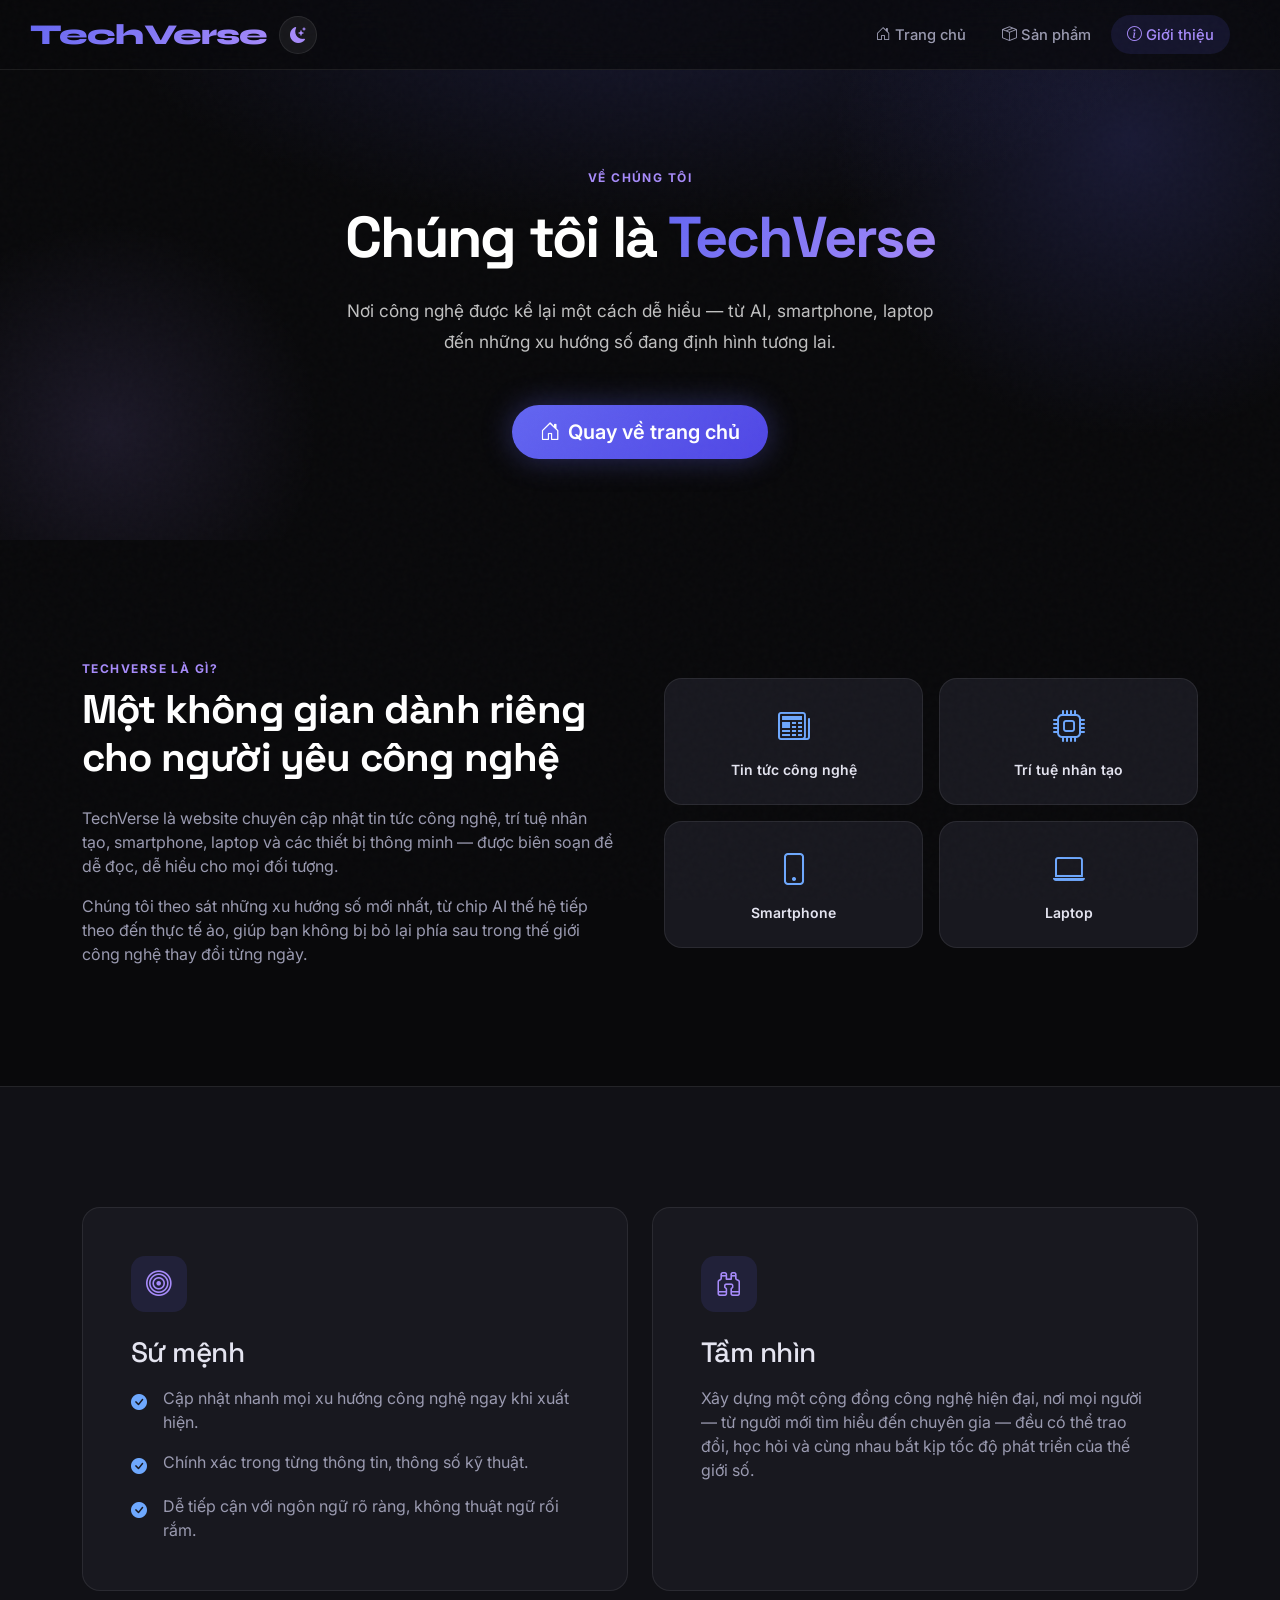
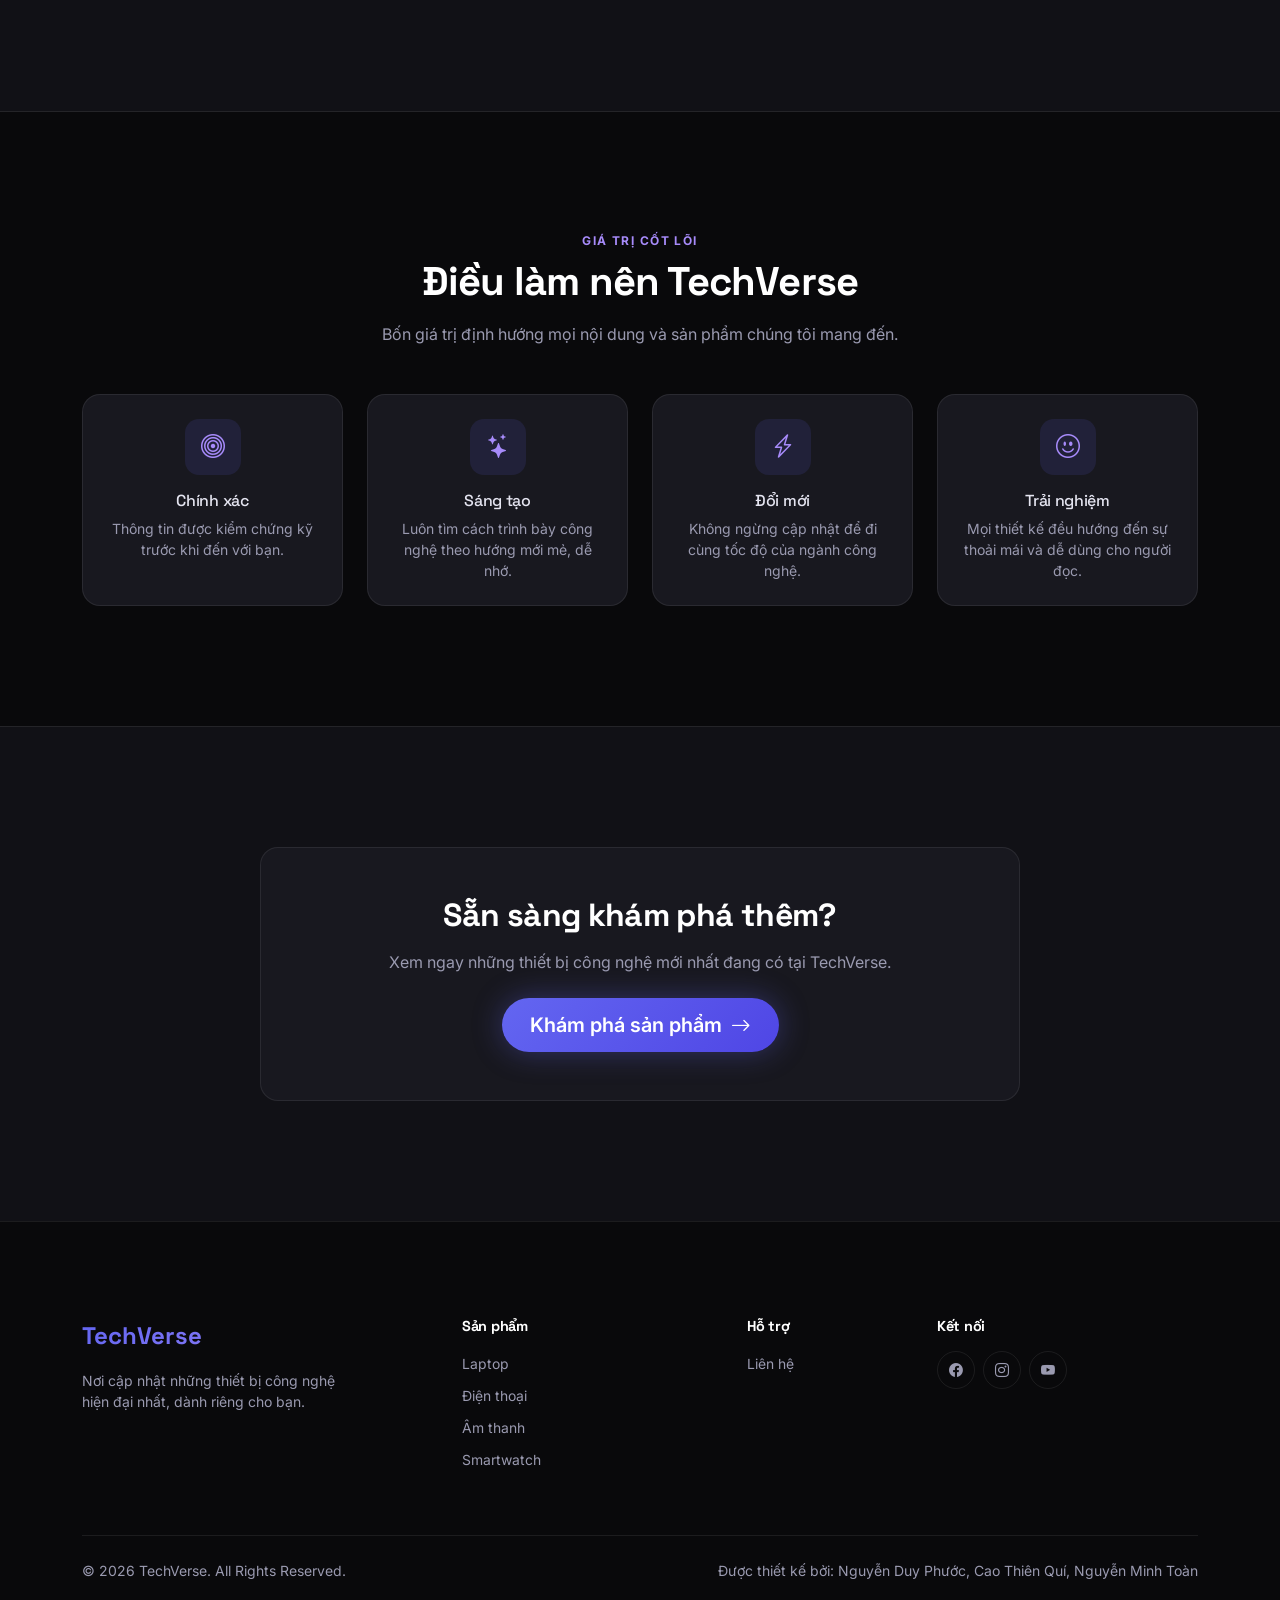
<file: techverse-chitiet.html>
<!DOCTYPE html>
<html lang="vi">

<head>
  <meta charset="UTF-8" />
  <meta name="viewport" content="width=device-width, initial-scale=1.0" />
  <title>Giới thiệu TechVerse — Công nghệ Tương lai</title>

  <link rel="preconnect" href="https://fonts.googleapis.com" />
  <link rel="preconnect" href="https://fonts.gstatic.com" crossorigin />
  <link
    href="https://fonts.googleapis.com/css2?family=Syne:wght@400;600;700;800&amp;family=Inter:wght@300;400;500;600&amp;display=swap"
    rel="stylesheet">
  <link
    href="https://fonts.googleapis.com/css2?family=Space+Grotesk:wght@400;500;600;700;800&family=Inter:wght@300;400;500;600;700&display=swap"
    rel="stylesheet" />

  <link rel="stylesheet" href="https://cdn.jsdelivr.net/npm/bootstrap-icons@1.11.3/font/bootstrap-icons.min.css">
  <link rel="stylesheet" href="https://cdn.jsdelivr.net/npm/bootstrap@5.3.3/dist/css/bootstrap.min.css">

  <link rel="stylesheet" href="css/theme.css">
  <link rel="stylesheet" href="css/theme-light.css">
  <link rel="stylesheet" href="css/chitiet.css">

  <!-- Dark/Light mode: áp dụng theme đã lưu TRƯỚC khi render để tránh nhấp nháy -->
  <script src="js/theme-toggle.js"></script>
</head>

<body data-bs-theme="dark">

  <!-- ════════ NAVBAR ════════ -->
  <nav class="navbar navbar-expand-lg fixed-top tv-navbar" data-bs-theme="dark">
    <div class="container">
      <a class="navbar-brand tv-gradient-text" href="index.html" style="font-family: Syne;">TechVerse</a>

      <div class="navbar-theme-slot">
        <button type="button" class="theme-toggle-btn" role="switch" aria-checked="false"
          aria-label="Chuyển sang chế độ sáng">
          <span class="ttb-icon-wrap">
            <i class="bi bi-moon-stars-fill"></i>
            <i class="bi bi-sun-fill"></i>
          </span>
        </button>
      </div>

      <button class="navbar-toggler" type="button" data-bs-toggle="collapse" data-bs-target="#tvNavCollapse"
        aria-controls="tvNavCollapse" aria-expanded="false" aria-label="Mở menu điều hướng">
        <i class="bi bi-list" style="font-size:1.6rem;color:#fff;"></i>
      </button>

      <div class="collapse navbar-collapse" id="tvNavCollapse">
        <ul class="navbar-nav ms-auto mb-2 mb-lg-0 gap-1">
          <li class="nav-item">
            <a class="nav-link" data-page="index.html" href="index.html">
              <i class="bi bi-house-door me-1"></i>Trang chủ
            </a>
          </li>
          <li class="nav-item">
            <a class="nav-link" data-page="sanpham.html" href="sanpham.html">
              <i class="bi bi-box-seam me-1"></i>Sản phẩm
            </a>
          </li>
          <li class="nav-item">
            <a class="nav-link" data-page="techverse-chitiet.html" href="techverse-chitiet.html">
              <i class="bi bi-info-circle me-1"></i>Giới thiệu
            </a>
          </li>
          <!-- <li class="nav-item">
            <a class="nav-link" href="#lien-he">
              <i class="bi bi-envelope me-1"></i>Liên hệ
            </a>
          </li> -->
        </ul>
      </div>
    </div>
  </nav>

  <!-- ════════ HERO ════════ -->
  <header class="chitiet-hero d-flex align-items-center text-center">
    <div class="tv-orb tv-orb-1"></div>
    <div class="tv-orb tv-orb-2"></div>
    <div class="container position-relative" style="z-index:2;">
      <div class="tv-eyebrow mb-3">Về chúng tôi</div>
      <h1 class="chitiet-title mb-4">
        Chúng tôi là <span class="tv-gradient-text">TechVerse</span>
      </h1>
      <p class="chitiet-desc mx-auto mb-5">
        Nơi công nghệ được kể lại một cách dễ hiểu — từ AI, smartphone, laptop
        đến những xu hướng số đang định hình tương lai.
      </p>
      <a href="index.html" class="btn btn-tv-primary btn-lg">
        <i class="bi bi-house-door me-2"></i>Quay về trang chủ
      </a>
    </div>
  </header>

  <!-- ════════ TECHVERSE LÀ GÌ ════════ -->
  <section class="py-5 py-lg-6">
    <div class="container py-4">
      <div class="row align-items-center g-5">
        <div class="col-lg-6" data-reveal>
          <div class="tv-eyebrow mb-2">TechVerse là gì?</div>
          <h2 class="tv-section-title display-6 mb-4">Một không gian dành riêng cho người yêu công nghệ</h2>
          <p class="text-muted-tv mb-3">
            TechVerse là website chuyên cập nhật tin tức công nghệ, trí tuệ nhân tạo,
            smartphone, laptop và các thiết bị thông minh — được biên soạn để dễ đọc,
            dễ hiểu cho mọi đối tượng.
          </p>
          <p class="text-muted-tv mb-0">
            Chúng tôi theo sát những xu hướng số mới nhất, từ chip AI thế hệ tiếp theo
            đến thực tế ảo, giúp bạn không bị bỏ lại phía sau trong thế giới công nghệ
            thay đổi từng ngày.
          </p>
        </div>
        <div class="col-lg-6" data-reveal data-reveal-delay="1">
          <div class="row g-3">
            <div class="col-6">
              <div class="tv-card p-4 text-center h-100">
                <i class="bi bi-newspaper fs-2 text-primary-emphasis mb-2 d-block"></i>
                <div class="fw-semibold small">Tin tức công nghệ</div>
              </div>
            </div>
            <div class="col-6">
              <div class="tv-card p-4 text-center h-100">
                <i class="bi bi-cpu fs-2 text-primary-emphasis mb-2 d-block"></i>
                <div class="fw-semibold small">Trí tuệ nhân tạo</div>
              </div>
            </div>
            <div class="col-6">
              <div class="tv-card p-4 text-center h-100">
                <i class="bi bi-phone fs-2 text-primary-emphasis mb-2 d-block"></i>
                <div class="fw-semibold small">Smartphone</div>
              </div>
            </div>
            <div class="col-6">
              <div class="tv-card p-4 text-center h-100">
                <i class="bi bi-laptop fs-2 text-primary-emphasis mb-2 d-block"></i>
                <div class="fw-semibold small">Laptop</div>
              </div>
            </div>
          </div>
        </div>
      </div>
    </div>
  </section>

  <!-- ════════ SỨ MỆNH & TẦM NHÌN ════════ -->
  <section class="py-5 py-lg-6 bg-tv-surface border-top border-bottom border-tv">
    <div class="container py-4">
      <div class="row g-4">
        <div class="col-lg-6" data-reveal>
          <div class="tv-card p-4 p-lg-5 h-100">
            <div class="feat-icon-lg mb-4"><i class="bi bi-bullseye"></i></div>
            <h3 class="mb-3">Sứ mệnh</h3>
            <ul class="list-unstyled d-flex flex-column gap-3 mb-0">
              <li class="d-flex gap-3">
                <i class="bi bi-check-circle-fill text-primary-emphasis mt-1"></i>
                <span class="text-muted-tv">Cập nhật nhanh mọi xu hướng công nghệ ngay khi xuất hiện.</span>
              </li>
              <li class="d-flex gap-3">
                <i class="bi bi-check-circle-fill text-primary-emphasis mt-1"></i>
                <span class="text-muted-tv">Chính xác trong từng thông tin, thông số kỹ thuật.</span>
              </li>
              <li class="d-flex gap-3">
                <i class="bi bi-check-circle-fill text-primary-emphasis mt-1"></i>
                <span class="text-muted-tv">Dễ tiếp cận với ngôn ngữ rõ ràng, không thuật ngữ rối rắm.</span>
              </li>
            </ul>
          </div>
        </div>
        <div class="col-lg-6" data-reveal data-reveal-delay="1">
          <div class="tv-card p-4 p-lg-5 h-100">
            <div class="feat-icon-lg mb-4"><i class="bi bi-binoculars"></i></div>
            <h3 class="mb-3">Tầm nhìn</h3>
            <p class="text-muted-tv mb-0">
              Xây dựng một cộng đồng công nghệ hiện đại, nơi mọi người — từ người mới
              tìm hiểu đến chuyên gia — đều có thể trao đổi, học hỏi và cùng nhau bắt kịp
              tốc độ phát triển của thế giới số.
            </p>
          </div>
        </div>
      </div>
    </div>
  </section>

  <!-- ════════ GIÁ TRỊ CỐT LÕI ════════ -->
  <section class="py-5 py-lg-6">
    <div class="container py-4">
      <div class="text-center mx-auto mb-5" style="max-width:600px;" data-reveal>
        <div class="tv-eyebrow mb-2">Giá trị cốt lõi</div>
        <h2 class="tv-section-title display-6 mb-3">Điều làm nên TechVerse</h2>
        <p class="text-muted-tv">Bốn giá trị định hướng mọi nội dung và sản phẩm chúng tôi mang đến.</p>
      </div>

      <div class="row g-3 g-lg-4">
        <div class="col-6 col-lg-3" data-reveal data-reveal-delay="1">
          <div class="tv-card tv-card-hover text-center p-4 h-100">
            <div class="cat-icon mx-auto mb-3"><i class="bi bi-bullseye"></i></div>
            <h6 class="mb-2">Chính xác</h6>
            <p class="text-muted-tv small mb-0">Thông tin được kiểm chứng kỹ trước khi đến với bạn.</p>
          </div>
        </div>
        <div class="col-6 col-lg-3" data-reveal data-reveal-delay="2">
          <div class="tv-card tv-card-hover text-center p-4 h-100">
            <div class="cat-icon mx-auto mb-3"><i class="bi bi-stars"></i></div>
            <h6 class="mb-2">Sáng tạo</h6>
            <p class="text-muted-tv small mb-0">Luôn tìm cách trình bày công nghệ theo hướng mới mẻ, dễ nhớ.</p>
          </div>
        </div>
        <div class="col-6 col-lg-3" data-reveal data-reveal-delay="3">
          <div class="tv-card tv-card-hover text-center p-4 h-100">
            <div class="cat-icon mx-auto mb-3"><i class="bi bi-lightning-charge"></i></div>
            <h6 class="mb-2">Đổi mới</h6>
            <p class="text-muted-tv small mb-0">Không ngừng cập nhật để đi cùng tốc độ của ngành công nghệ.</p>
          </div>
        </div>
        <div class="col-6 col-lg-3" data-reveal data-reveal-delay="4">
          <div class="tv-card tv-card-hover text-center p-4 h-100">
            <div class="cat-icon mx-auto mb-3"><i class="bi bi-emoji-smile"></i></div>
            <h6 class="mb-2">Trải nghiệm</h6>
            <p class="text-muted-tv small mb-0">Mọi thiết kế đều hướng đến sự thoải mái và dễ dùng cho người đọc.</p>
          </div>
        </div>
      </div>
    </div>
  </section>

  <!-- ════════ CTA ════════ -->
  <section class="py-5 py-lg-6 bg-tv-surface border-top border-tv">
    <div class="container py-4 text-center">
      <div class="tv-card mx-auto p-4 p-lg-5" style="max-width:760px;" data-reveal>
        <h2 class="tv-section-title mb-3">Sẵn sàng khám phá thêm?</h2>
        <p class="text-muted-tv mb-4">Xem ngay những thiết bị công nghệ mới nhất đang có tại TechVerse.</p>
        <a href="sanpham.html" class="btn btn-tv-primary btn-lg">
          Khám phá sản phẩm <i class="bi bi-arrow-right ms-1"></i>
        </a>
      </div>
    </div>
  </section>

  <!-- ════════ FOOTER ════════ -->
  <footer class="tv-footer pt-5 pt-lg-6 pb-4">
    <div class="container">
      <div class="row g-4 mb-5">
        <div class="col-lg-4 col-sm-6">
          <div class="footer-brand tv-gradient-text mb-3">TechVerse</div>
          <p class="text-muted-tv small" style="max-width:280px;">Nơi cập nhật những thiết bị công nghệ hiện đại nhất,
            dành riêng cho bạn.</p>
        </div>
        <div class="col-lg-3 col-sm-6 col-6">
          <h6 class="mb-3">Sản phẩm</h6>
          <ul class="list-unstyled d-flex flex-column gap-2">
            <li><a href="sanpham.html">Laptop</a></li>
            <li><a href="sanpham.html">Điện thoại</a></li>
            <li><a href="sanpham.html">Âm thanh</a></li>
            <li><a href="sanpham.html">Smartwatch</a></li>
          </ul>
        </div>
        <div class="col-lg-2 col-sm-6 col-6">
          <h6 class="mb-3">Hỗ trợ</h6>
          <ul class="list-unstyled d-flex flex-column gap-2">
            <li><a href="index.html#lien-he">Liên hệ</a></li>
          </ul>
        </div>
        <div class="col-lg-3 col-sm-6">
          <h6 class="mb-3">Kết nối</h6>
          <div class="d-flex gap-2">
            <a href="https://www.facebook.com/quithien1801z" class="social-btn" aria-label="Facebook"><i
                class="bi bi-facebook"></i></a>
            <a href="#" class="social-btn" aria-label="Instagram"><i class="bi bi-instagram"></i></a>
            <a href="https://www.youtube.com/@biihntv5263" class="social-btn" aria-label="YouTube"><i
                class="bi bi-youtube"></i></a>
          </div>
        </div>
      </div>
      <div
        class="d-flex flex-column flex-sm-row justify-content-between align-items-center gap-2 pt-4 border-top border-tv">
        <p class="text-muted-tv small mb-0">© 2026 TechVerse. All Rights Reserved.</p>
        <p class="text-muted-tv small mb-0">Được thiết kế bởi: Nguyễn Duy Phước, Cao Thiên Quí, Nguyễn Minh Toàn</p>
      </div>
    </div>
  </footer>

  <script src="https://cdn.jsdelivr.net/npm/bootstrap@5.3.3/dist/js/bootstrap.bundle.min.js"></script>
  <script src="js/common.js"></script>
</body>

</html>
</file>
<file: css/theme-light.css>
/* ============================================================
   THEME-LIGHT.CSS — TechVerse
   Bổ sung:
   1) Nút chuyển đổi Dark/Light Mode (style dùng chung 2 theme).
   2) Biến CSS cho Light Mode — override các token --tv-* và --bs-*
      khi [data-bs-theme="light"].
   KHÔNG đụng đến bất kỳ rule nào trong theme.css / index.css /
   sanpham.css / chitiet.css. File này load SAU theme.css.
   ============================================================ */

/* ── TRANSITION MƯỢT KHI ĐỔI THEME (không gây nhấp nháy) ── */
body,
.tv-navbar,
.tv-hero,
.chitiet-hero,
.sp-hero,
.tv-footer,
.form-control,
.form-select,
.btn-tv-outline,
.btn-tv-ghost,
.toast,
.modal-content,
.stats-section,
.stat-item {
  transition: background-color .35s ease, color .35s ease, border-color .35s ease, box-shadow .35s ease;
}

/* ── LÀM MƯỢT HOVER CHO CÁC PHẦN TỬ CÓ TRANSFORM/BOX-SHADOW ──
   Giữ nguyên mức độ dịch chuyển (-6px) và độ đổ bóng đang có trong
   theme.css/index.css, chỉ kéo dài thời gian + đổi easing êm hơn
   (ease-out chuẩn) để hết cảm giác giật khi hover. Đặt SAU theme.css
   nên có độ ưu tiên cao hơn, không cần !important. */
.tv-card,
.tv-card-hover,
.cat-icon,
.trend-card::after,
.tv-footer .social-btn,
.prod-heart,
.btn-tv-primary,
.btn-tv-ghost,
.btn-tv-outline,
.tv-navbar .nav-link,
.tv-hover-img-zoom img {
  transition-duration: .4s;
  transition-timing-function: cubic-bezier(.22, .61, .36, 1);
}

.tv-hover-img-zoom img {
  transition-duration: .5s;
}

.tv-card {
  transition-property: transform, border-color, box-shadow, background-color, color;
}


/* ============================================================
   NÚT CHUYỂN ĐỔI DARK / LIGHT MODE
   ============================================================ */
.theme-toggle-btn {
  --ttb-size: 38px;
  position: relative;
  display: inline-flex;
  align-items: center;
  justify-content: center;
  width: var(--ttb-size);
  height: var(--ttb-size);
  flex-shrink: 0;
  border-radius: 99px;
  border: 1px solid var(--tv-border);
  background: rgba(255, 255, 255, .06);
  color: var(--tv-accent2);
  cursor: pointer;
  overflow: hidden;
  transition: background-color .3s ease, border-color .3s ease, box-shadow .3s ease, transform .25s ease;
}

.theme-toggle-btn:hover {
  border-color: rgba(99, 102, 241, .3);
  background: rgba(99, 102, 241, .1);
  box-shadow: 0 0 8px rgba(99, 102, 241, .15);
}

.theme-toggle-btn:active {
  transform: scale(.92);
}

.theme-toggle-btn:focus-visible {
  outline: none;
  box-shadow: 0 0 0 3px var(--tv-glow);
}

/* Icon wrapper: 2 icon xếp chồng, chỉ 1 hiện ra tuỳ theme */
.theme-toggle-btn .ttb-icon-wrap {
  position: relative;
  width: 18px;
  height: 18px;
}

.theme-toggle-btn .ttb-icon-wrap i {
  position: absolute;
  inset: 0;
  display: flex;
  align-items: center;
  justify-content: center;
  font-size: 1rem;
  line-height: 1;
  transition: opacity .3s var(--tv-ease), transform .4s var(--tv-ease);
}

/* Trạng thái mặc định = Dark Mode → hiện icon mặt trăng */
.theme-toggle-btn .bi-moon-stars-fill {
  opacity: 1;
  transform: rotate(0deg) scale(1);
}

.theme-toggle-btn .bi-sun-fill {
  opacity: 0;
  transform: rotate(90deg) scale(.4);
}

/* Trạng thái Light Mode → hiện icon mặt trời */
.theme-toggle-btn.is-light .bi-moon-stars-fill {
  opacity: 0;
  transform: rotate(-90deg) scale(.4);
}

.theme-toggle-btn.is-light .bi-sun-fill {
  opacity: 1;
  transform: rotate(0deg) scale(1);
  color: #FBBF24;
}

/* Vị trí trong navbar: sát mép phải, cùng hàng menu */
.tv-navbar .navbar-theme-slot {
  display: flex;
  align-items: center;
  margin-left: 12px;
}

@media (max-width: 991.98px) {

  /* Trên mobile: nút toggle nằm cạnh nút hamburger, không phá layout.
     KHÔNG dùng flex-wrap:nowrap ở đây — .container đã là flex theo
     Bootstrap mặc định và đủ chỗ; ép nowrap từng gây tràn ngang khi
     tổng chiều rộng 3 phần tử (logo + toggle + hamburger) vượt viewport
     hẹp, tạo ra thanh cuộn ngang / dải đen lạ ở mép phải. */
  .tv-navbar .navbar-brand {
    flex-shrink: 1;
    min-width: 0;
    overflow: hidden;
    text-overflow: ellipsis;
    white-space: nowrap;
  }

  .tv-navbar .navbar-theme-slot {
    order: 2;
    margin-left: 8px;
    margin-right: 4px;
    flex-shrink: 0;
  }

  .tv-navbar .navbar-toggler {
    order: 3;
    flex-shrink: 0;
  }

  .tv-navbar .navbar-collapse {
    order: 4;
  }
}

/* ============================================================
   LIGHT MODE — OVERRIDE TOKENS
   Chỉ áp dụng khi [data-bs-theme="light"]; Dark Mode (mặc định)
   giữ nguyên 100% theme.css gốc, không bị ảnh hưởng.
   ============================================================ */
[data-bs-theme="light"] {
  --bs-body-bg: #F7F7FB;
  --bs-body-color: #1C1C26;
  --bs-border-color: rgba(15, 15, 30, .1);
  --bs-secondary-color: #5B5B70;
  --bs-tertiary-bg: #EFEFF6;
  --bs-link-color: #6366F1;
  --bs-link-hover-color: #4F46E5;

  /* Giữ nguyên màu thương hiệu / accent */
  --bs-primary: #6366F1;
  --bs-primary-rgb: 99, 102, 241;

  --tv-ink: #FFFFFF;
  --tv-surface: #F2F2FA;
  --tv-card: #FFFFFF;
  --tv-card-2: #F4F4FC;
  --tv-border: rgba(15, 15, 30, .1);
  --tv-accent: #6366F1;
  --tv-accent2: #7C5CFC;
  --tv-glow: rgba(99, 102, 241, .22);
  --tv-muted: #62627A;
}

[data-bs-theme="light"] body {
  background-color: var(--tv-ink);
}

[data-bs-theme="light"] body::before {
  opacity: .015;
}

/* Navbar */
[data-bs-theme="light"] .tv-navbar {
  background: rgba(255, 255, 255, .82) !important;
  border-bottom: 1px solid var(--tv-border);
}

[data-bs-theme="light"] .tv-navbar .nav-link {
  color: var(--tv-muted) !important;
}

[data-bs-theme="light"] .tv-navbar .nav-link:hover {
  color: #1C1C26 !important;
  background: rgba(15, 15, 30, .05);
}

[data-bs-theme="light"] .tv-navbar .nav-link.active {
  color: var(--tv-accent) !important;
  background: rgba(99, 102, 241, .1);
}

[data-bs-theme="light"] .tv-navbar .navbar-toggler i {
  color: #1C1C26 !important;
}

@media (max-width: 991.98px) {
  [data-bs-theme="light"] .tv-navbar .navbar-collapse {
    background: rgba(255, 255, 255, .94);
    border-color: rgba(15, 15, 30, .1);
    box-shadow: 0 18px 45px rgba(15, 15, 30, .12);
  }

  [data-bs-theme="light"] .tv-navbar .navbar-collapse .nav-link {
    color: #5B5B70 !important;
  }

  [data-bs-theme="light"] .tv-navbar .navbar-collapse .nav-link:hover {
    color: #1C1C26 !important;
    background: rgba(15, 15, 30, .05);
  }

  [data-bs-theme="light"] .tv-navbar .navbar-collapse .nav-link.active {
    color: var(--tv-accent) !important;
    background: rgba(99, 102, 241, .12);
  }
}

[data-bs-theme="light"] .btn-close {
  filter: none;
}

/* Hero (index + chitiet + sp-hero) */
[data-bs-theme="light"] .tv-hero,
[data-bs-theme="light"] .chitiet-hero {
  background:
    radial-gradient(ellipse 60% 50% at 50% 0%, rgba(99, 102, 241, .1), transparent 70%),
    var(--tv-ink);
}

[data-bs-theme="light"] .sp-hero {
  background: var(--tv-surface);
}

[data-bs-theme="light"] .hero-title,
[data-bs-theme="light"] .chitiet-title,
[data-bs-theme="light"] .sp-title,
[data-bs-theme="light"] .tv-section-title {
  color: #1C1C26;
}

[data-bs-theme="light"] .hero-desc,
[data-bs-theme="light"] .chitiet-desc {
  color: rgba(28, 28, 38, .72);
}

[data-bs-theme="light"] .hero-badge {
  background: rgba(99, 102, 241, .08);
  border-color: rgba(99, 102, 241, .25);
  color: var(--tv-accent);
}

[data-bs-theme="light"] .hero-stats {
  border-top-color: rgba(15, 15, 30, .1);
}

[data-bs-theme="light"] .hstat-num {
  color: #1C1C26;
}

[data-bs-theme="light"] .hstat-label {
  color: rgba(28, 28, 38, .6);
}

/* Buttons */
[data-bs-theme="light"] .btn-tv-ghost {
  background: rgba(15, 15, 30, .04);
  border-color: rgba(15, 15, 30, .14);
  color: rgba(28, 28, 38, .85);
}

[data-bs-theme="light"] .btn-tv-ghost:hover {
  color: #1C1C26;
  border-color: rgba(15, 15, 30, .3);
  background: rgba(15, 15, 30, .08);
}

[data-bs-theme="light"] .btn-tv-outline {
  border-color: var(--tv-border);
  color: var(--tv-muted);
}

[data-bs-theme="light"] .btn-tv-outline:hover {
  color: #1C1C26;
  border-color: rgba(15, 15, 30, .3);
}

/* Cards */
[data-bs-theme="light"] .tv-card {
  background: var(--tv-card);
  border-color: var(--tv-border);
  box-shadow: 0 1px 3px rgba(15, 15, 30, .04);
}

[data-bs-theme="light"] .tv-card-hover:hover {
  border-color: rgba(99, 102, 241, .3);
  box-shadow: 0 20px 40px rgba(15, 15, 30, .1);
}

[data-bs-theme="light"] .sp-card-img-wrap,
[data-bs-theme="light"] .modal-img-box {
  background: var(--tv-card-2);
}

[data-bs-theme="light"] h1,
[data-bs-theme="light"] h2,
[data-bs-theme="light"] h3,
[data-bs-theme="light"] h4,
[data-bs-theme="light"] h5,
[data-bs-theme="light"] h6,
[data-bs-theme="light"] .sp-card-title {
  color: #1C1C26;
}

/* Stats section */
[data-bs-theme="light"] .stats-section {
  background: linear-gradient(135deg, #F2F2FA, #EAEAF7, #F2F2FA);
}

[data-bs-theme="light"] .stat-item {
  background: rgba(255, 255, 255, .9);
  border-right-color: var(--tv-border);
  border-bottom-color: var(--tv-border);
}

/* Forms */
[data-bs-theme="light"] .form-control,
[data-bs-theme="light"] .form-select {
  background-color: rgba(15, 15, 30, .03);
  border-color: var(--tv-border);
  color: var(--bs-body-color);
}

[data-bs-theme="light"] .form-control:focus,
[data-bs-theme="light"] .form-select:focus {
  background-color: #FFFFFF;
  border-color: var(--tv-accent);
  box-shadow: 0 0 0 .25rem var(--tv-glow);
  color: #1C1C26;
}

[data-bs-theme="light"] .form-control::placeholder {
  color: var(--tv-muted);
}

[data-bs-theme="light"] .form-check-input {
  background-color: rgba(15, 15, 30, .05);
  border-color: var(--tv-border);
}

/* Sidebar / Filter (sanpham.html) */
[data-bs-theme="light"] #cat-filter .filter-item {
  color: var(--tv-muted);
}

[data-bs-theme="light"] #cat-filter .filter-item:hover {
  background: rgba(15, 15, 30, .05);
  color: #1C1C26;
}

[data-bs-theme="light"] #cat-filter .filter-item.active {
  background: rgba(99, 102, 241, .1);
  border-color: rgba(99, 102, 241, .25);
  color: var(--tv-accent);
}

[data-bs-theme="light"] .filter-count {
  background: rgba(15, 15, 30, .07);
  color: var(--tv-muted);
}

[data-bs-theme="light"] .filter-item.active .filter-count {
  background: rgba(99, 102, 241, .18);
  color: var(--tv-accent);
}

[data-bs-theme="light"] .price-quick-tag {
  color: var(--tv-muted);
  background: rgba(15, 15, 30, .04);
  border-color: var(--tv-border);
}

[data-bs-theme="light"] .price-quick-tag:hover,
[data-bs-theme="light"] .price-quick-tag.active {
  color: var(--tv-accent);
  border-color: rgba(99, 102, 241, .3);
  background: rgba(99, 102, 241, .08);
}

[data-bs-theme="light"] .active-filter-tag {
  background: rgba(99, 102, 241, .08);
  border-color: rgba(99, 102, 241, .22);
  color: var(--tv-accent);
}

[data-bs-theme="light"] .active-filter-tag:hover {
  background: rgba(99, 102, 241, .16);
}

[data-bs-theme="light"] .meta-badge {
  background: rgba(99, 102, 241, .08);
  border-color: rgba(99, 102, 241, .22);
  color: var(--tv-accent);
}

/* Toast / Modal */
[data-bs-theme="light"] .toast {
  background: var(--tv-card);
  border-color: var(--tv-border);
  border-left-color: var(--tv-accent);
  color: #1C1C26;
}

[data-bs-theme="light"] .toast .toast-header {
  background: var(--tv-card-2);
  color: #1C1C26;
  border-bottom-color: var(--tv-border);
}

[data-bs-theme="light"] .modal-content {
  background: var(--tv-card);
  border-color: var(--tv-border);
  color: #1C1C26;
}

[data-bs-theme="light"] .modal-header,
[data-bs-theme="light"] .modal-footer {
  border-color: var(--tv-border);
}

[data-bs-theme="light"] .spec-table tr {
  border-bottom-color: var(--tv-border);
}

/* Footer */
[data-bs-theme="light"] .tv-footer {
  background: var(--tv-surface);
  border-top-color: var(--tv-border);
}

[data-bs-theme="light"] .tv-footer a {
  color: var(--tv-muted);
}

[data-bs-theme="light"] .tv-footer a:hover {
  color: #1C1C26;
}

[data-bs-theme="light"] .tv-footer .social-btn {
  border-color: var(--tv-border);
  color: var(--tv-muted);
}

[data-bs-theme="light"] .tv-footer .social-btn:hover {
  color: #1C1C26;
  border-color: rgba(15, 15, 30, .2);
  background: rgba(15, 15, 30, .04);
}

/* Newsletter card glow nhẹ hơn ở Light Mode */
[data-bs-theme="light"] .newsletter-card::before {
  background: radial-gradient(circle, rgba(99, 102, 241, .08) 0%, transparent 65%);
}

/* Empty state / misc text */
[data-bs-theme="light"] .sp-empty-state {
  color: var(--tv-muted);
}

[data-bs-theme="light"] .feat-num {
  color: rgba(99, 102, 241, .35);
}

/* Toggle button ở Light Mode: viền/nền tương phản tốt trên nền sáng */
[data-bs-theme="light"] .theme-toggle-btn {
  background: rgba(15, 15, 30, .05);
  border-color: rgba(15, 15, 30, .12);
}

[data-bs-theme="light"] .theme-toggle-btn:hover {
  background: rgba(99, 102, 241, .1);
  border-color: rgba(99, 102, 241, .3);
}

/* ============================================================
   SORT DROPDOWN (thay thế <select> gốc — tự build bằng
   Bootstrap .dropdown để style được 100%, không phụ thuộc
   popup <option> mặc định của trình duyệt/OS).
   ============================================================ */
.sort-dropdown .sort-select {
  white-space: nowrap;
}

.sort-dropdown .sort-select::after {
  margin-left: .35rem;
}

.sort-dropdown-menu {
  min-width: 220px;
  padding: .4rem;
  background: var(--tv-card);
  border: 1px solid var(--tv-border);
  border-radius: var(--tv-r-sm);
  box-shadow: 0 18px 40px rgba(0, 0, 0, .45);
}

.sort-dropdown-menu .dropdown-item {
  color: var(--tv-muted);
  font-size: .87rem;
  font-weight: 500;
  border-radius: 8px;
  padding: .55rem .75rem;
  transition: background-color .2s ease, color .2s ease;
}

.sort-dropdown-menu .dropdown-item:hover,
.sort-dropdown-menu .dropdown-item:focus {
  background: rgba(99, 102, 241, .12);
  color: #fff;
}

.sort-dropdown-menu .dropdown-item.active {
  background: rgba(99, 102, 241, .16);
  color: var(--tv-accent2);
  font-weight: 600;
}

[data-bs-theme="light"] .sort-dropdown-menu {
  box-shadow: 0 18px 40px rgba(15, 15, 30, .12);
}

[data-bs-theme="light"] .sort-dropdown-menu .dropdown-item:hover,
[data-bs-theme="light"] .sort-dropdown-menu .dropdown-item:focus {
  background: rgba(99, 102, 241, .1);
  color: #1C1C26;
}

[data-bs-theme="light"] .sort-dropdown-menu .dropdown-item.active {
  background: rgba(99, 102, 241, .12);
  color: var(--tv-accent);
}

@media (max-width: 991.98px) {
  .tv-navbar .container {
    display: grid;
    grid-template-columns: minmax(0, 1fr) auto auto;
    align-items: center;
    column-gap: 6px;
  }

  .tv-navbar .navbar-brand {
    grid-column: 1;
    min-width: 0;
    margin-left: 0;
    margin-right: 0;
    overflow: hidden;
    text-overflow: ellipsis;
    white-space: nowrap;
  }

  .tv-navbar .navbar-theme-slot {
    grid-column: 2;
    margin-left: 0;
    margin-right: 0;
  }

  .tv-navbar .navbar-toggler {
    grid-column: 3;
  }

  .tv-navbar .navbar-collapse {
    grid-column: 1 / -1;
  }
}

@media (max-width: 375px) {
  .tv-navbar .navbar-brand {
    font-size: 1.55rem;
  }

  .theme-toggle-btn {
    --ttb-size: 36px;
  }
}
</file>
<file: css/sanpham.css>
/* ============================================================
   SANPHAM.CSS — CSS bổ sung riêng cho sanpham.html
   ============================================================ */

.sp-hero {
  position: relative;
  overflow: hidden;
  padding-top: 110px;
  background: var(--tv-surface);
  border-bottom: 1px solid var(--tv-border);
}

.sp-hero .tv-orb-1 {
  width: 700px;
  height: 340px;
  background: radial-gradient(ellipse, rgba(99, 102, 241, .12) 0%, transparent 70%);
  top: -100px;
  right: -180px;
}

.sp-hero-inner {
  padding-bottom: 48px;
}

.sp-title {
  font-family: var(--tv-font-display);
  font-size: clamp(2rem, 4vw, 2.9rem);
  font-weight: 800;
  letter-spacing: -.03em;
  color: #fff;
}

.meta-badge {
  display: inline-flex;
  align-items: center;
  background: rgba(99, 102, 241, .1);
  border: 1px solid rgba(99, 102, 241, .2);
  color: var(--tv-accent2);
  font-size: .78rem;
  font-weight: 600;
  padding: .3rem .75rem;
  border-radius: 99px;
}

.sp-layout {
  padding-top: 2.5rem;
  padding-bottom: 5rem;
}

.sp-sidebar {
  position: sticky;
  top: 90px;
}

/* ── Filter list (Bootstrap list-group restyle) ── */
#cat-filter .filter-item {
  background: transparent;
  border: 1px solid transparent;
  color: var(--tv-muted);
  display: flex;
  align-items: center;
  border-radius: 10px !important;
  margin-bottom: 2px;
  font-size: .87rem;
}

#cat-filter .filter-item:hover {
  background: rgba(255, 255, 255, .05);
  color: var(--bs-body-color);
}

#cat-filter .filter-item.active {
  background: rgba(99, 102, 241, .12);
  border-color: rgba(99, 102, 241, .28);
  color: var(--tv-accent2);
}

.filter-count {
  background: rgba(255, 255, 255, .08);
  color: var(--tv-muted);
  font-size: .68rem;
  font-weight: 600;
}

.filter-item.active .filter-count {
  background: rgba(99, 102, 241, .25);
  color: var(--tv-accent2);
}

/* ── Brand list ── */
.brand-list {
  max-height: 168px;
  overflow-y: auto;
  display: flex;
  flex-direction: column;
  gap: 8px;
  padding-right: 6px;
  scrollbar-width: thin;
}

.brand-check-label {
  display: flex;
  align-items: center;
  gap: 10px;
  font-size: .85rem;
  color: var(--tv-muted);
  cursor: pointer;
}

.brand-check-label:hover {
  color: var(--bs-body-color);
}

/* ── Price quick tags ── */
.price-quick-tag {
  font-size: .72rem;
  color: var(--tv-muted);
  background: rgba(255, 255, 255, .05);
  border: 1px solid var(--tv-border);
  border-radius: 99px;
  padding: .25rem .65rem;
  cursor: pointer;
  transition: color .2s, border-color .2s, background-color .2s;
}

.price-quick-tag:hover,
.price-quick-tag.active {
  color: var(--tv-accent2);
  border-color: rgba(99, 102, 241, .35);
  background: rgba(99, 102, 241, .1);
}

/* ── Active filter chip (topbar) ── */
.active-filter-tag {
  display: inline-flex;
  align-items: center;
  gap: 6px;
  background: rgba(99, 102, 241, .1);
  border: 1px solid rgba(99, 102, 241, .2);
  color: var(--tv-accent2);
  font-size: .75rem;
  font-weight: 600;
  padding: .25rem .65rem;
  border-radius: 99px;
  cursor: pointer;
  transition: background-color .2s;
}

.active-filter-tag:hover {
  background: rgba(99, 102, 241, .18);
}

/* ── PRODUCT CARD ── */
.sp-card {
  position: relative;
  display: flex;
  flex-direction: column;
}

.sp-card-img-wrap {
  height: 190px;
  background: #14141C;
  position: relative;
  border-radius: var(--tv-r-md) var(--tv-r-md) 0 0;
}

.sp-card-badge {
  position: absolute;
  top: 10px;
  left: 10px;
  z-index: 2;
}

.sp-card-body {
  padding: 1rem 1rem 1.1rem;
  flex: 1;
  display: flex;
  flex-direction: column;
}

.sp-card-cat {
  font-size: .68rem;
  font-weight: 700;
  letter-spacing: .07em;
  text-transform: uppercase;
  color: var(--tv-accent2);
}

.sp-card-brand {
  font-size: .7rem;
  color: var(--tv-muted);
  font-weight: 600;
}

.sp-card-title {
  font-family: var(--tv-font-display);
  font-weight: 700;
  font-size: .97rem;
  color: #fff;
  line-height: 1.3;
}

.sp-card-desc {
  font-size: .8rem;
  color: var(--tv-muted);
  line-height: 1.55;
  flex: 1;
}

.sp-card-price-main {
  font-family: var(--tv-font-display);
  font-weight: 800;
  font-size: 1.05rem;
}

.sp-card-price-old {
  font-size: .72rem;
  color: var(--tv-muted);
  text-decoration: line-through;
}

.sp-rating .bi-star-fill,
.sp-rating .bi-star {
  font-size: .68rem;
  color: #FBBF24;
}

/* ── EMPTY STATE ── */
.sp-empty-state {
  text-align: center;
  padding: 5rem 1rem;
  color: var(--tv-muted);
}

.sp-empty-state i {
  font-size: 3rem;
  opacity: .6;
}

/* ── MODAL SPEC TABLE ── */
.spec-table {
  width: 100%;
  font-size: .85rem;
}

.spec-table tr {
  border-bottom: 1px solid var(--tv-border);
}

.spec-table tr:last-child {
  border-bottom: none;
}

.spec-table td {
  padding: .6rem .25rem;
}

.spec-table td:first-child {
  color: var(--tv-muted);
  width: 40%;
}

.spec-table td:last-child {
  font-weight: 500;
  text-align: right;
}

.modal-img-box {
  width: 100%;
  height: 280px;
  border-radius: var(--tv-r-md);
  overflow: hidden;
  position: relative;
  margin-bottom: 1.4rem;
}

@media (min-width: 992px) {
  .py-lg-6 {
    padding-top: 6rem !important;
    padding-bottom: 6rem !important;
  }
}
</file>
<file: css/chitiet.css>
/* ============================================================
   CHITIET.CSS — CSS bổ sung riêng cho techverse-chitiet.html
   ============================================================ */
.tv-navbar .container {
  max-width: 100%;
  padding-left: 10px;
  padding-right: 10px;
}

/* Đẩy menu sang phải */
.tv-navbar .navbar-collapse {
  justify-content: flex-end;
}

/* Logo chiếm phần bên trái */
.tv-navbar .navbar-brand {
  margin-right: auto;
  font-size: 1.8rem;
  font-weight: 800;
}

/* Menu sát phải */
.tv-navbar .navbar-nav {
  margin-left: auto;
}

.tv-navbar .navbar-nav {
  margin-right: 40px;
}

.tv-navbar .navbar-brand {
  margin-left: 20px;
}

.chitiet-hero {
  position: relative;
  min-height: 60vh;
  overflow: hidden;
  padding-top: 88px;
  background:
    radial-gradient(ellipse 60% 60% at 50% 0%, rgba(99, 102, 241, .16), transparent 70%),
    var(--tv-ink);
}

.chitiet-hero .tv-orb-1 {
  width: 600px;
  height: 600px;
  background: radial-gradient(circle, rgba(99, 102, 241, .18) 0%, transparent 70%);
  top: -160px;
  right: -150px;
}

.chitiet-hero .tv-orb-2 {
  width: 420px;
  height: 420px;
  background: radial-gradient(circle, rgba(167, 139, 250, .12) 0%, transparent 70%);
  bottom: -100px;
  left: -100px;
}

.chitiet-title {
  font-family: var(--tv-font-display);
  font-size: clamp(2.2rem, 4.6vw, 3.6rem);
  font-weight: 800;
  letter-spacing: -.03em;
  color: #fff;
}

.chitiet-desc {
  color: rgba(255, 255, 255, .75);
  font-size: 1.08rem;
  max-width: 600px;
  line-height: 1.75;
}

.feat-icon-lg {
  width: 56px;
  height: 56px;
  background: rgba(99, 102, 241, .12);
  border-radius: 14px;
  display: flex;
  align-items: center;
  justify-content: center;
  font-size: 1.6rem;
  color: var(--tv-accent2);
}

.cat-icon {
  width: 56px;
  height: 56px;
  background: rgba(99, 102, 241, .12);
  border-radius: 14px;
  display: flex;
  align-items: center;
  justify-content: center;
  font-size: 1.5rem;
  color: var(--tv-accent2);
  transition: background .25s, transform .25s;
}

.tv-card-hover:hover .cat-icon {
  background: rgba(99, 102, 241, .22);
  transform: scale(1.1);
}

@media (min-width: 992px) {
  .py-lg-6 {
    padding-top: 6rem !important;
    padding-bottom: 6rem !important;
  }

  .pt-lg-6 {
    padding-top: 6rem !important;
  }
}
</file>
<file: css/theme.css>
/* ============================================================
   THEME.CSS — TechVerse
   Bootstrap 5.3 custom theme: dark + indigo/violet accent.
   File dùng chung cho mọi trang (index, sanpham, dangnhap, chitiet).
   Triết lý: tận dụng Bootstrap CSS variables (--bs-*) để override
   toàn cục, hạn chế viết CSS riêng ngoài phạm vi cần thiết.
   ============================================================ */

/* ── BOOTSTRAP VARIABLE OVERRIDES ── */
:root,
[data-bs-theme="dark"] {
  --bs-body-bg: #09090B;
  --bs-body-color: #E4E4F0;
  --bs-border-color: rgba(255, 255, 255, .08);
  --bs-secondary-color: #9A9AB0;
  --bs-tertiary-bg: #15151C;
  --bs-link-color: #A78BFA;
  --bs-link-hover-color: #C4B5FD;

  --bs-primary: #6366F1;
  --bs-primary-rgb: 99, 102, 241;
  --bs-success: #34D399;
  --bs-success-rgb: 52, 211, 153;
  --bs-danger: #F87171;
  --bs-danger-rgb: 248, 113, 113;
  --bs-warning: #FBBF24;
  --bs-warning-rgb: 251, 191, 36;

  /* Tokens riêng của TechVerse */
  --tv-ink: #09090B;
  --tv-surface: #111116;
  --tv-card: #18181F;
  --tv-card-2: #1C1C26;
  --tv-border: rgba(255, 255, 255, .08);
  --tv-accent: #6366F1;
  --tv-accent2: #A78BFA;
  --tv-glow: rgba(99, 102, 241, .35);
  --tv-muted: #9A9AB0;

  --tv-font-display: 'Space Grotesk', sans-serif;
  --tv-font-body: 'Inter', sans-serif;
  --tv-ease: cubic-bezier(.25, .46, .45, .94);
  --tv-r-sm: 12px;
  --tv-r-md: 18px;
  --tv-r-lg: 28px;
}

body {
  font-family: var(--tv-font-body);
  background-color: var(--tv-ink);
  overflow-x: hidden;
}

h1,
h2,
h3,
h4,
h5,
h6,
.tv-display {
  font-family: var(--tv-font-display);
  letter-spacing: -.02em;
}

a {
  transition: color .2s;
}

/* Noise overlay (giữ chất liệu thị giác gốc, rất nhẹ) */
body::before {
  content: '';
  position: fixed;
  inset: 0;
  background-image: url("data:image/svg+xml,%3Csvg viewBox='0 0 200 200' xmlns='http://www.w3.org/2000/svg'%3E%3Cfilter id='n'%3E%3CfeTurbulence type='fractalNoise' baseFrequency='0.9' numOctaves='4'/%3E%3C/filter%3E%3Crect width='100%25' height='100%25' filter='url(%23n)'/%3E%3C/svg%3E");
  opacity: .02;
  pointer-events: none;
  z-index: 9999;
}

/* ── GRADIENT TEXT UTILITY ── */
.tv-gradient-text {
  background: linear-gradient(135deg, var(--tv-accent), var(--tv-accent2));
  -webkit-background-clip: text;
  background-clip: text;
  -webkit-text-fill-color: transparent;
}

/* ── NAVBAR ── */
.tv-navbar {
  background: rgba(9, 9, 11, .75) !important;
  backdrop-filter: blur(18px);
  -webkit-backdrop-filter: blur(18px);
  border-bottom: 1px solid var(--tv-border);
  transition: background-color .25s;
}

.tv-navbar .navbar-brand {
  font-family: var(--tv-font-display);
  font-weight: 800;
  font-size: 1.5rem;
  letter-spacing: -.03em;
}

.tv-navbar .nav-link {
  color: var(--tv-muted) !important;
  font-weight: 500;
  font-size: .92rem;
  padding: .55rem 1rem !important;
  border-radius: 99px;
  transition: color .2s, background-color .2s;
}

.tv-navbar .nav-link:hover {
  color: #fff !important;
  background: rgba(255, 255, 255, .06);
}

.tv-navbar .nav-link.active {
  color: var(--tv-accent2) !important;
  background: rgba(99, 102, 241, .12);
}

.tv-navbar .btn-login {
  border-radius: 99px;
  font-weight: 600;
  font-size: .88rem;
  padding: .5rem 1.25rem;
  background: linear-gradient(135deg, var(--tv-accent), #4F46E5);
  border: none;
  box-shadow: 0 0 24px var(--tv-glow);
  transition: transform .2s, box-shadow .2s;
}

.tv-navbar .btn-login:hover {
  transform: translateY(-2px);
  box-shadow: 0 8px 30px var(--tv-glow);
  color: #fff;
}

.tv-navbar .navbar-toggler {
  border: 1px solid var(--tv-border);
}

.tv-navbar .navbar-toggler:focus {
  box-shadow: 0 0 0 3px var(--tv-glow);
}

/* Logo sát trái */
.tv-navbar .container {
  max-width: 100%;
  padding-left: 10px;
  padding-right: 10px;
}

/* Đẩy menu sang phải */
.tv-navbar .navbar-collapse {
  justify-content: flex-end;
}

/* Logo chiếm phần bên trái */
.tv-navbar .navbar-brand {
  margin-right: auto;
  font-size: 1.8rem;
  font-weight: 800;
}

/* Menu sát phải */
.tv-navbar .navbar-nav {
  margin-left: auto;
}

.tv-navbar .navbar-nav {
  margin-right: 40px;
}

.tv-navbar .navbar-brand {
  margin-left: 20px;
}

@media (max-width: 991.98px) {
  .tv-navbar .navbar-collapse {
    background: rgba(9, 9, 11, .98);
    backdrop-filter: blur(20px);
    margin-top: .75rem;
    padding: 1rem;
    border-radius: var(--tv-r-md);
    border: 1px solid var(--tv-border);
  }

  .tv-navbar .nav-link {
    padding: .75rem 1rem !important;
  }

  .tv-navbar .btn-login {
    margin-top: .5rem;
    display: inline-block;
  }
}

/* ── BUTTONS ── */
.btn-tv-primary {
  background: linear-gradient(135deg, var(--tv-accent), #4F46E5);
  border: none;
  color: #fff;
  font-weight: 600;
  border-radius: 99px;
  padding: .75rem 1.75rem;
  box-shadow: 0 0 30px var(--tv-glow);
  transition: transform .2s var(--tv-ease), box-shadow .2s var(--tv-ease);
}

.btn-tv-primary:hover {
  transform: translateY(-3px);
  box-shadow: 0 8px 40px var(--tv-glow);
  color: #fff;
}

.btn-tv-ghost {
  background: rgba(255, 255, 255, .06);
  border: 1px solid rgba(255, 255, 255, .18);
  color: rgba(255, 255, 255, .85);
  font-weight: 500;
  border-radius: 99px;
  padding: .75rem 1.5rem;
  backdrop-filter: blur(6px);
  transition: color .2s, border-color .2s, background-color .2s;
}

.btn-tv-ghost:hover {
  color: #fff;
  border-color: rgba(255, 255, 255, .4);
  background: rgba(255, 255, 255, .12);
}

.btn-tv-outline {
  background: transparent;
  border: 1px solid var(--tv-border);
  color: var(--tv-muted);
  font-weight: 600;
  border-radius: 99px;
  transition: color .2s, border-color .2s;
}

.btn-tv-outline:hover {
  color: #fff;
  border-color: rgba(255, 255, 255, .25);
}

/* ── CARDS (tv-card base) ── */
.tv-card {
  background: var(--tv-card);
  border: 1px solid var(--tv-border);
  border-radius: var(--tv-r-md);
  transition: transform .3s var(--tv-ease), border-color .3s, box-shadow .3s;
}

.tv-card-hover:hover {
  transform: translateY(-6px);
  border-color: rgba(99, 102, 241, .28);
  box-shadow: 0 24px 50px rgba(0, 0, 0, .4);
}

/* ── SECTION EYEBROW / TITLE ── */
.tv-eyebrow {
  font-size: .75rem;
  font-weight: 700;
  letter-spacing: .12em;
  text-transform: uppercase;
  color: var(--tv-accent2);
}

.tv-section-title {
  font-family: var(--tv-font-display);
  font-weight: 800;
  letter-spacing: -.02em;
  color: #fff;
}

/* ── BADGE ── */
.tv-badge {
  font-size: .68rem;
  font-weight: 700;
  letter-spacing: .06em;
  text-transform: uppercase;
  padding: .3rem .65rem;
  border-radius: 99px;
}

.tv-badge-new {
  background: rgba(99, 102, 241, .85);
  color: #fff;
}

.tv-badge-sale {
  background: rgba(239, 68, 68, .85);
  color: #fff;
}

.tv-badge-hot {
  background: rgba(245, 158, 11, .85);
  color: #fff;
}

/* ── FORM CONTROLS (dark) ── */
.form-control,
.form-select {
  background-color: rgba(255, 255, 255, .05);
  border: 1px solid var(--tv-border);
  color: var(--bs-body-color);
}

.form-control:focus,
.form-select:focus {
  background-color: rgba(255, 255, 255, .07);
  border-color: var(--tv-accent);
  box-shadow: 0 0 0 .25rem var(--tv-glow);
  color: #fff;
}

.form-control::placeholder {
  color: var(--tv-muted);
  opacity: .8;
}

.form-check-input {
  background-color: rgba(255, 255, 255, .08);
  border-color: var(--tv-border);
}

.form-check-input:checked {
  background-color: var(--tv-accent);
  border-color: var(--tv-accent);
}

.form-check-input:focus {
  box-shadow: 0 0 0 .2rem var(--tv-glow);
}

/* ── TOAST ── */
.toast {
  background: var(--tv-card);
  border: 1px solid var(--tv-border);
  border-left: 3px solid var(--tv-accent);
}

.toast .toast-header {
  background: var(--tv-card-2);
  color: #fff;
  border-bottom: 1px solid var(--tv-border);
}

/* ── MODAL ── */
.modal-content {
  background: var(--tv-card);
  border: 1px solid var(--tv-border);
  border-radius: var(--tv-r-lg);
}

.modal-header,
.modal-footer {
  border-color: var(--tv-border);
}

.btn-close {
  filter: invert(1) grayscale(1) brightness(1.8);
}

/* ── FOOTER ── */
.tv-footer {
  background: var(--tv-ink);
  border-top: 1px solid var(--tv-border);
}

.tv-footer .footer-brand {
  font-family: var(--tv-font-display);
  font-weight: 800;
  font-size: 1.5rem;
}

.tv-footer h6 {
  font-family: var(--tv-font-display);
  font-weight: 700;
  font-size: .9rem;
  color: #fff;
}

.tv-footer a {
  color: var(--tv-muted);
  text-decoration: none;
  font-size: .87rem;
  transition: color .2s;
}

.tv-footer a:hover {
  color: #fff;
}

.tv-footer .social-btn {
  width: 38px;
  height: 38px;
  border: 1px solid var(--tv-border);
  border-radius: 99px;
  display: inline-flex;
  align-items: center;
  justify-content: center;
  color: var(--tv-muted);
  transition: color .2s, border-color .2s, background-color .2s;
}

.tv-footer .social-btn:hover {
  color: #fff;
  border-color: rgba(255, 255, 255, .2);
  background: rgba(255, 255, 255, .05);
}

/* ── AMBIENT GLOW (orbs) ── */
.tv-orb {
  position: absolute;
  border-radius: 50%;
  pointer-events: none;
  z-index: 0;
}

/* ── SCROLL REVEAL ── */
[data-reveal] {
  opacity: 0;
  transform: translateY(24px);
  transition: opacity .6s var(--tv-ease), transform .6s var(--tv-ease);
}

[data-reveal].visible {
  opacity: 1;
  transform: translateY(0);
}

[data-reveal-delay="1"] {
  transition-delay: .08s;
}

[data-reveal-delay="2"] {
  transition-delay: .16s;
}

[data-reveal-delay="3"] {
  transition-delay: .24s;
}

[data-reveal-delay="4"] {
  transition-delay: .32s;
}

@media (prefers-reduced-motion: reduce) {

  *,
  *::before,
  *::after {
    animation: none !important;
    transition: none !important;
  }
}

/* ── UTILS ── */
.text-muted-tv {
  color: var(--tv-muted) !important;
}

.bg-tv-surface {
  background: var(--tv-surface) !important;
}

.border-tv {
  border-color: var(--tv-border) !important;
}

.tv-img-cover {
  width: 100%;
  height: 100%;
  object-fit: cover;
}

.tv-hover-img-zoom {
  overflow: hidden;
}

.tv-hover-img-zoom img {
  transition: transform .5s var(--tv-ease);
}

.tv-hover-img-zoom:hover img {
  transform: scale(1.06);
}
</file>
<file: css/index.css>
/* ============================================================
   INDEX.CSS — CSS bổ sung riêng cho trang chủ.
   Chỉ chứa những gì Bootstrap utility không đáp ứng được:
   hero ambient, badge pulse, stats-grid chia ô bằng border.
   ============================================================ */
/* Logo sát trái */
.tv-navbar .container {
  max-width: 100%;
  padding-left: 10px;
  padding-right: 10px;
}

/* Đẩy menu sang phải */
.tv-navbar .navbar-collapse {
  justify-content: flex-end;
}

/* Logo chiếm phần bên trái */
.tv-navbar .navbar-brand {
  margin-right: auto;
  font-size: 1.8rem;
  font-weight: 800;
}

/* Menu sát phải */
.tv-navbar .navbar-nav {
  margin-left: auto;
}

.tv-navbar .navbar-nav {
  margin-right: 40px;
}

.tv-navbar .navbar-brand {
  margin-left: 20px;
}

/* ── HERO ── */
.tv-hero {
  position: relative;
  min-height: 100vh;
  overflow: hidden;
  padding-top: 88px;
  background:
    radial-gradient(ellipse 60% 50% at 50% 0%, rgba(99, 102, 241, .14), transparent 70%),
    var(--tv-ink);
}

.tv-orb-1 {
  width: 700px;
  height: 700px;
  background: radial-gradient(circle, rgba(99, 102, 241, .18) 0%, transparent 70%);
  top: -150px;
  right: -180px;
}

.tv-orb-2 {
  width: 500px;
  height: 500px;
  background: radial-gradient(circle, rgba(167, 139, 250, .12) 0%, transparent 70%);
  bottom: -100px;
  left: -120px;
}

.hero-badge {
  background: rgba(99, 102, 241, .12);
  border: 1px solid rgba(99, 102, 241, .25);
  color: var(--tv-accent2);
  font-size: .78rem;
  font-weight: 600;
  letter-spacing: .06em;
  text-transform: uppercase;
  padding: .4rem .9rem;
  border-radius: 99px;
}

.pulse-dot {
  width: 6px;
  height: 6px;
  background: var(--tv-accent);
  border-radius: 50%;
  display: inline-block;
  animation: tv-pulse 2s infinite;
}

@keyframes tv-pulse {

  0%,
  100% {
    opacity: 1;
    transform: scale(1);
  }

  50% {
    opacity: .4;
    transform: scale(.7);
  }
}

.hero-title {
  font-family: var(--tv-font-display);
  font-size: clamp(2.4rem, 5.2vw, 4.4rem);
  font-weight: 800;
  line-height: 1.08;
  letter-spacing: -.03em;
  color: #fff;
}

.hero-desc {
  color: rgba(255, 255, 255, .75);
  font-size: 1.1rem;
  max-width: 540px;
  line-height: 1.75;
}

.hero-stats {
  max-width: 560px;
  border-top: 1px solid rgba(255, 255, 255, .15);
}

.hstat-num {
  font-family: var(--tv-font-display);
  font-size: 1.8rem;
  font-weight: 800;
  color: #fff;
}

.hstat-label {
  font-size: .8rem;
  color: rgba(255, 255, 255, .6);
}

/* ── CATEGORY ICON ── */
.cat-icon {
  width: 56px;
  height: 56px;
  background: rgba(99, 102, 241, .12);
  border-radius: 14px;
  display: flex;
  align-items: center;
  justify-content: center;
  font-size: 1.5rem;
  color: var(--tv-accent2);
  transition: background .25s, transform .25s;
}

.cat-card:hover .cat-icon {
  background: rgba(99, 102, 241, .22);
  transform: scale(1.1);
}

/* ── FEATURE BOX ── */
.feat-num {
  font-family: var(--tv-font-display);
  font-size: .75rem;
  font-weight: 700;
  color: rgba(99, 102, 241, .45);
  letter-spacing: .1em;
}

.feat-icon {
  width: 48px;
  height: 48px;
  background: rgba(99, 102, 241, .1);
  border-radius: 12px;
  display: flex;
  align-items: center;
  justify-content: center;
  font-size: 1.3rem;
  color: var(--tv-accent2);
}

/* ── TRENDING ── */
.trend-card {
  position: relative;
  overflow: hidden;
}

.trend-card::after {
  content: '';
  position: absolute;
  bottom: 0;
  left: 0;
  right: 0;
  height: 3px;
  background: linear-gradient(90deg, var(--tv-accent), var(--tv-accent2));
  transform: scaleX(0);
  transform-origin: left;
  transition: transform .3s var(--tv-ease);
}

.trend-card:hover::after {
  transform: scaleX(1);
}

.trend-icon {
  font-size: 2.4rem;
  color: var(--tv-accent2);
  display: inline-block;
  filter: drop-shadow(0 0 16px rgba(167, 139, 250, .4));
}

/* ── STATS ── */
.stats-section {
  background: linear-gradient(135deg, #0F0F1A, #131326, #0F0F1A);
}

.stats-grid {
  max-width: 960px;
  background: var(--tv-border);
  border: 1px solid var(--tv-border);
  border-radius: var(--tv-r-lg);
  overflow: hidden;
}

.stat-item {
  background: rgba(17, 17, 22, .95);
  border-right: 1px solid var(--tv-border);
  border-bottom: 1px solid var(--tv-border);
}

.stat-num {
  font-family: var(--tv-font-display);
  font-size: 2.6rem;
  font-weight: 800;
  line-height: 1;
}

/* ── TESTIMONIAL AVATAR ── */
.rev-avatar {
  width: 40px;
  height: 40px;
  border-radius: 50%;
  background: linear-gradient(135deg, var(--tv-accent), var(--tv-accent2));
  display: flex;
  align-items: center;
  justify-content: center;
  font-family: var(--tv-font-display);
  font-weight: 800;
  font-size: .9rem;
  color: #fff;
  flex-shrink: 0;
}

/* ── NEWSLETTER CARD ── */
.newsletter-card {
  max-width: 760px;
  position: relative;
  overflow: hidden;
}

.newsletter-card::before {
  content: '';
  position: absolute;
  width: 600px;
  height: 600px;
  background: radial-gradient(circle, rgba(99, 102, 241, .12) 0%, transparent 65%);
  top: -220px;
  left: 50%;
  transform: translateX(-50%);
  pointer-events: none;
}

.link-tv {
  color: var(--tv-accent2);
}

.link-tv:hover {
  color: var(--tv-accent2);
}

/* ── PRODUCT HEART LIKED STATE ── */
.prod-heart.liked,
.prod-heart.liked:hover {
  color: #F87171 !important;
  border-color: #F87171 !important;
  background: rgba(248, 113, 113, .08);
}

/* ── SPACING UTILS NOT IN BOOTSTRAP DEFAULT SCALE ── */
@media (min-width: 992px) {
  .py-lg-6 {
    padding-top: 6rem !important;
    padding-bottom: 6rem !important;
  }

  .pt-lg-6 {
    padding-top: 6rem !important;
  }
}
</file>
